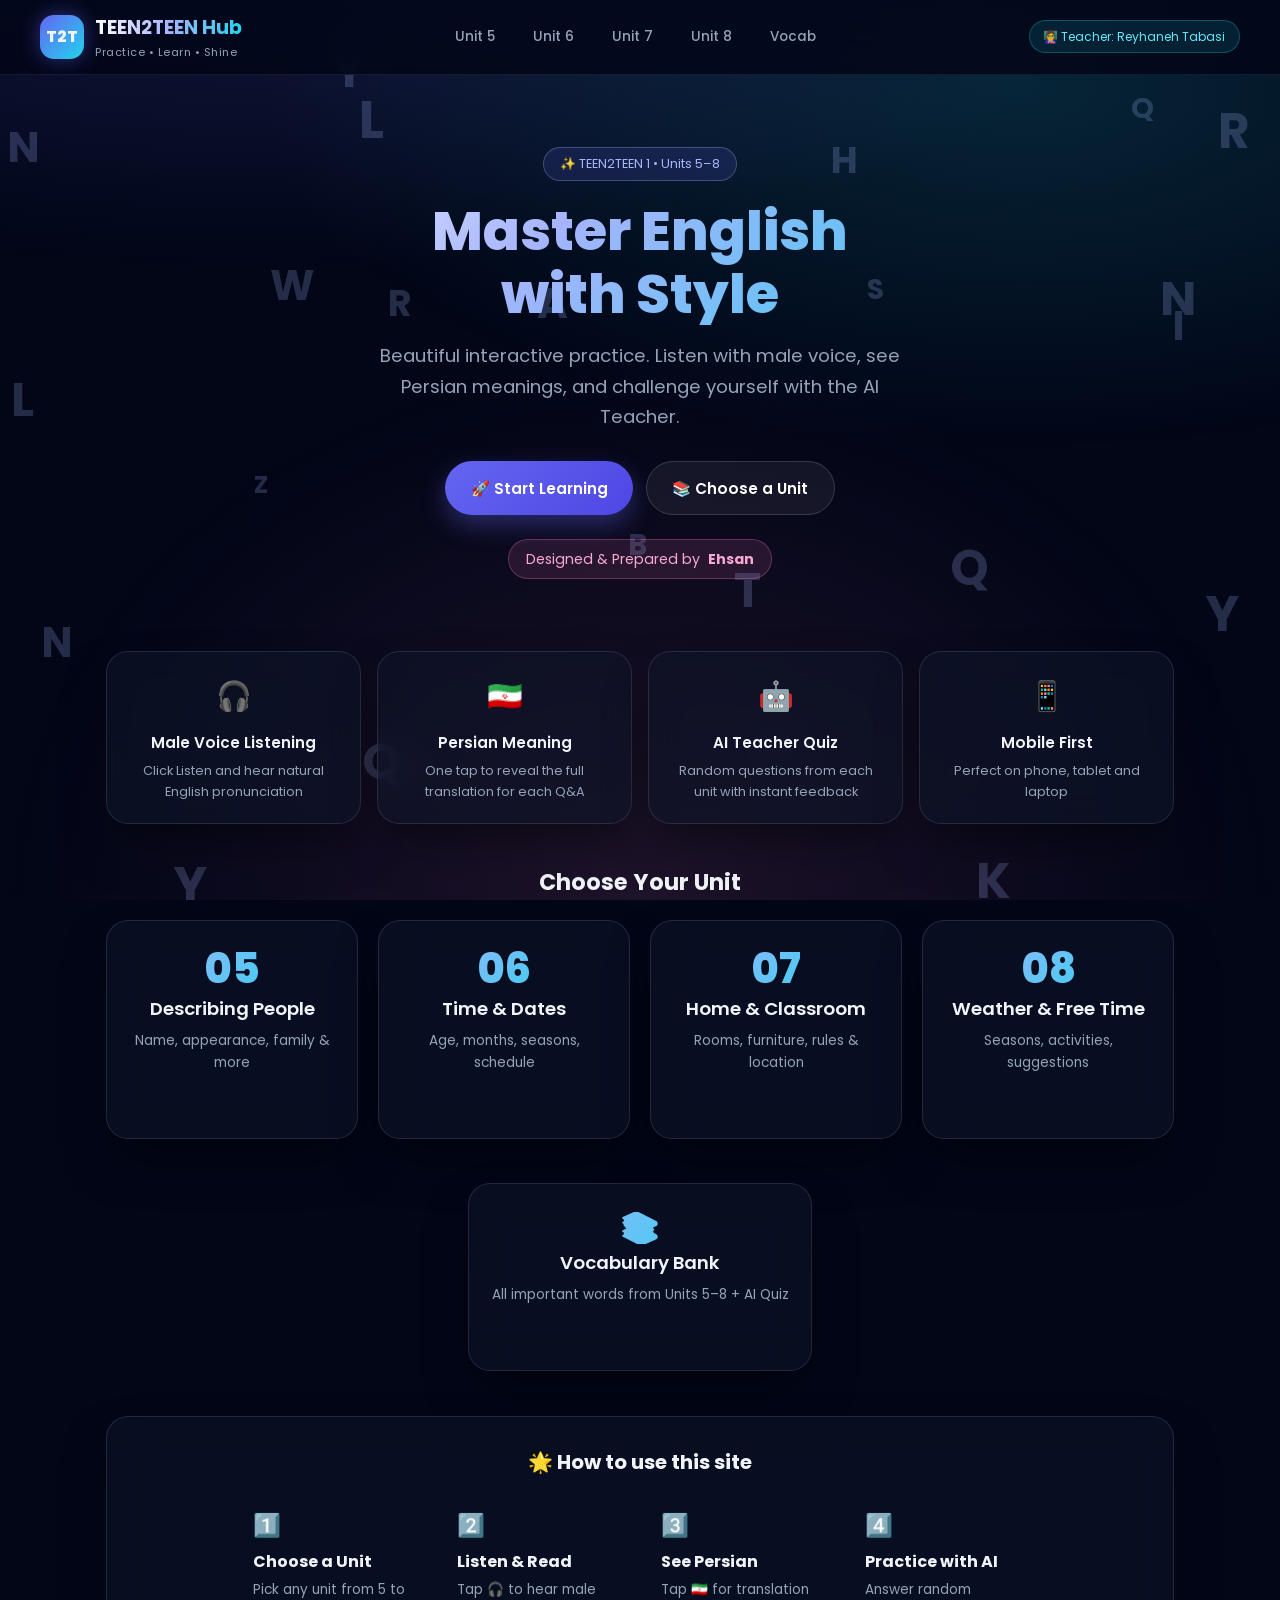
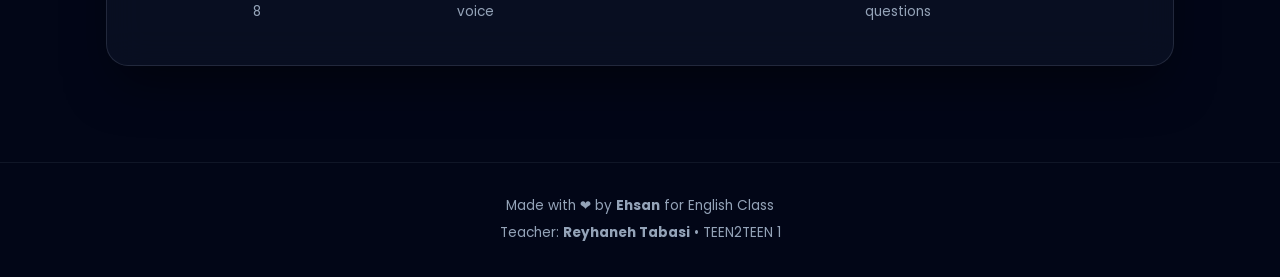
<file: index.html>
<!DOCTYPE html>
<html lang="fa" dir="ltr">
<head>
  <meta charset="UTF-8">
  <meta name="viewport" content="width=device-width, initial-scale=1.0, maximum-scale=1.0">
  <meta name="description" content="TEEN2TEEN 1 Practice Hub - Units 5 to 8 with Persian translations, male voice listening and AI quiz. By Ehsan | Teacher: Reyhaneh Tabasi">
  <title>TEEN2TEEN Practice Hub | Units 5-8</title>
  <link rel="stylesheet" href="styles.css">
  <link rel="icon" href="data:image/svg+xml,<svg xmlns='http://www.w3.org/2000/svg' viewBox='0 0 100 100'><text y='.9em' font-size='90'>📚</text></svg>">
</head>
<body>
  <div class="bg-animation"></div>
  <canvas id="confetti"></canvas>

  <header>
    <div class="header-inner">
      <a href="index.html" class="logo">
        <div class="logo-icon">T2T</div>
        <div>
          <div class="logo-text">TEEN2TEEN Hub</div>
          <span class="logo-sub">Practice • Learn • Shine</span>
        </div>
      </a>
      <nav>
        <a href="unit5.html" class="nav-btn">Unit 5</a>
        <a href="unit6.html" class="nav-btn">Unit 6</a>
        <a href="unit7.html" class="nav-btn">Unit 7</a>
        <a href="unit8.html" class="nav-btn">Unit 8</a>
        <a href="vocab.html" class="nav-btn">Vocab</a>
      </nav>
      <div class="teacher-badge">👩‍🏫 Teacher: Reyhaneh Tabasi</div>
    </div>
  </header>

  <main class="container">
    <!-- HERO -->
    <section class="hero">
      <div class="hero-badge">✨ TEEN2TEEN 1 • Units 5–8</div>
      <h1>Master English<br>with Style</h1>
      <p>Beautiful interactive practice. Listen with male voice, see Persian meanings, and challenge yourself with the AI Teacher.</p>
      
      <div class="hero-actions">
        <a href="unit5.html" class="btn-primary">🚀 Start Learning</a>
        <a href="#units" class="btn-secondary">📚 Choose a Unit</a>
      </div>
      
      <div class="owner-tag">Designed & Prepared by <strong>Ehsan</strong></div>
    </section>

    <!-- Features -->
    <div class="features">
      <div class="feature-item glass">
        <span class="feature-icon">🎧</span>
        <div class="feature-title">Male Voice Listening</div>
        <div class="feature-desc">Click Listen and hear natural English pronunciation</div>
      </div>
      <div class="feature-item glass">
        <span class="feature-icon">🇮🇷</span>
        <div class="feature-title">Persian Meaning</div>
        <div class="feature-desc">One tap to reveal the full translation for each Q&A</div>
      </div>
      <div class="feature-item glass">
        <span class="feature-icon">🤖</span>
        <div class="feature-title">AI Teacher Quiz</div>
        <div class="feature-desc">Random questions from each unit with instant feedback</div>
      </div>
      <div class="feature-item glass">
        <span class="feature-icon">📱</span>
        <div class="feature-title">Mobile First</div>
        <div class="feature-desc">Perfect on phone, tablet and laptop</div>
      </div>
    </div>

    <!-- Units -->
    <h2 id="units" style="text-align:center; font-size:1.4rem; margin-bottom:1.2rem; font-weight:700;">
      Choose Your Unit
    </h2>
    
    <div class="units-grid">
      <a href="unit5.html" class="unit-card glass">
        <div class="unit-number">05</div>
        <div class="unit-title">Describing People</div>
        <div class="unit-desc">Name, appearance, family & more</div>
        <div class="unit-arrow">Start →</div>
      </a>
      <a href="unit6.html" class="unit-card glass">
        <div class="unit-number">06</div>
        <div class="unit-title">Time & Dates</div>
        <div class="unit-desc">Age, months, seasons, schedule</div>
        <div class="unit-arrow">Start →</div>
      </a>
      <a href="unit7.html" class="unit-card glass">
        <div class="unit-number">07</div>
        <div class="unit-title">Home & Classroom</div>
        <div class="unit-desc">Rooms, furniture, rules & location</div>
        <div class="unit-arrow">Start →</div>
      </a>
      <a href="unit8.html" class="unit-card glass">
        <div class="unit-number">08</div>
        <div class="unit-title">Weather & Free Time</div>
        <div class="unit-desc">Seasons, activities, suggestions</div>
        <div class="unit-arrow">Start →</div>
      </a>
    
    <a href="vocab.html" class="unit-card glass" style="margin-top:1.5rem; grid-column: 1 / -1; max-width: 420px; margin-left: auto; margin-right: auto;">
      <div class="unit-number" style="font-size:2rem;">📚</div>
      <div class="unit-title">Vocabulary Bank</div>
      <div class="unit-desc">All important words from Units 5–8 + AI Quiz</div>
      <div class="unit-arrow">Open Vocab →</div>
    </a>

    </div>

    <!-- How to use -->
    <section class="glass" style="margin-top: 2.8rem; padding: 1.8rem 1.4rem; text-align: center;">
      <h2 style="margin-bottom: 1rem; font-size: 1.25rem;">🌟 How to use this site</h2>
      <div style="display: grid; grid-template-columns: repeat(auto-fit, minmax(180px, 1fr)); gap: 1rem; text-align: left; max-width: 800px; margin: 0 auto;">
        <div style="padding: 0.8rem;">
          <div style="font-size: 1.4rem; margin-bottom: 0.3rem;">1️⃣</div>
          <strong>Choose a Unit</strong>
          <p style="font-size: 0.85rem; color: var(--text-muted); margin-top: 0.2rem;">Pick any unit from 5 to 8</p>
        </div>
        <div style="padding: 0.8rem;">
          <div style="font-size: 1.4rem; margin-bottom: 0.3rem;">2️⃣</div>
          <strong>Listen & Read</strong>
          <p style="font-size: 0.85rem; color: var(--text-muted); margin-top: 0.2rem;">Tap 🎧 to hear male voice</p>
        </div>
        <div style="padding: 0.8rem;">
          <div style="font-size: 1.4rem; margin-bottom: 0.3rem;">3️⃣</div>
          <strong>See Persian</strong>
          <p style="font-size: 0.85rem; color: var(--text-muted); margin-top: 0.2rem;">Tap 🇮🇷 for translation</p>
        </div>
        <div style="padding: 0.8rem;">
          <div style="font-size: 1.4rem; margin-bottom: 0.3rem;">4️⃣</div>
          <strong>Practice with AI</strong>
          <p style="font-size: 0.85rem; color: var(--text-muted); margin-top: 0.2rem;">Answer random questions</p>
        </div>
      </div>
    </section>
  </main>

  <footer>
    <p>Made with ❤️ by <strong>Ehsan</strong> for English Class</p>
    <p style="margin-top: 0.3rem;">Teacher: <strong>Reyhaneh Tabasi</strong> • TEEN2TEEN 1</p>
  </footer>

  <script src="script.js"></script>
</body>
</html>
</file>
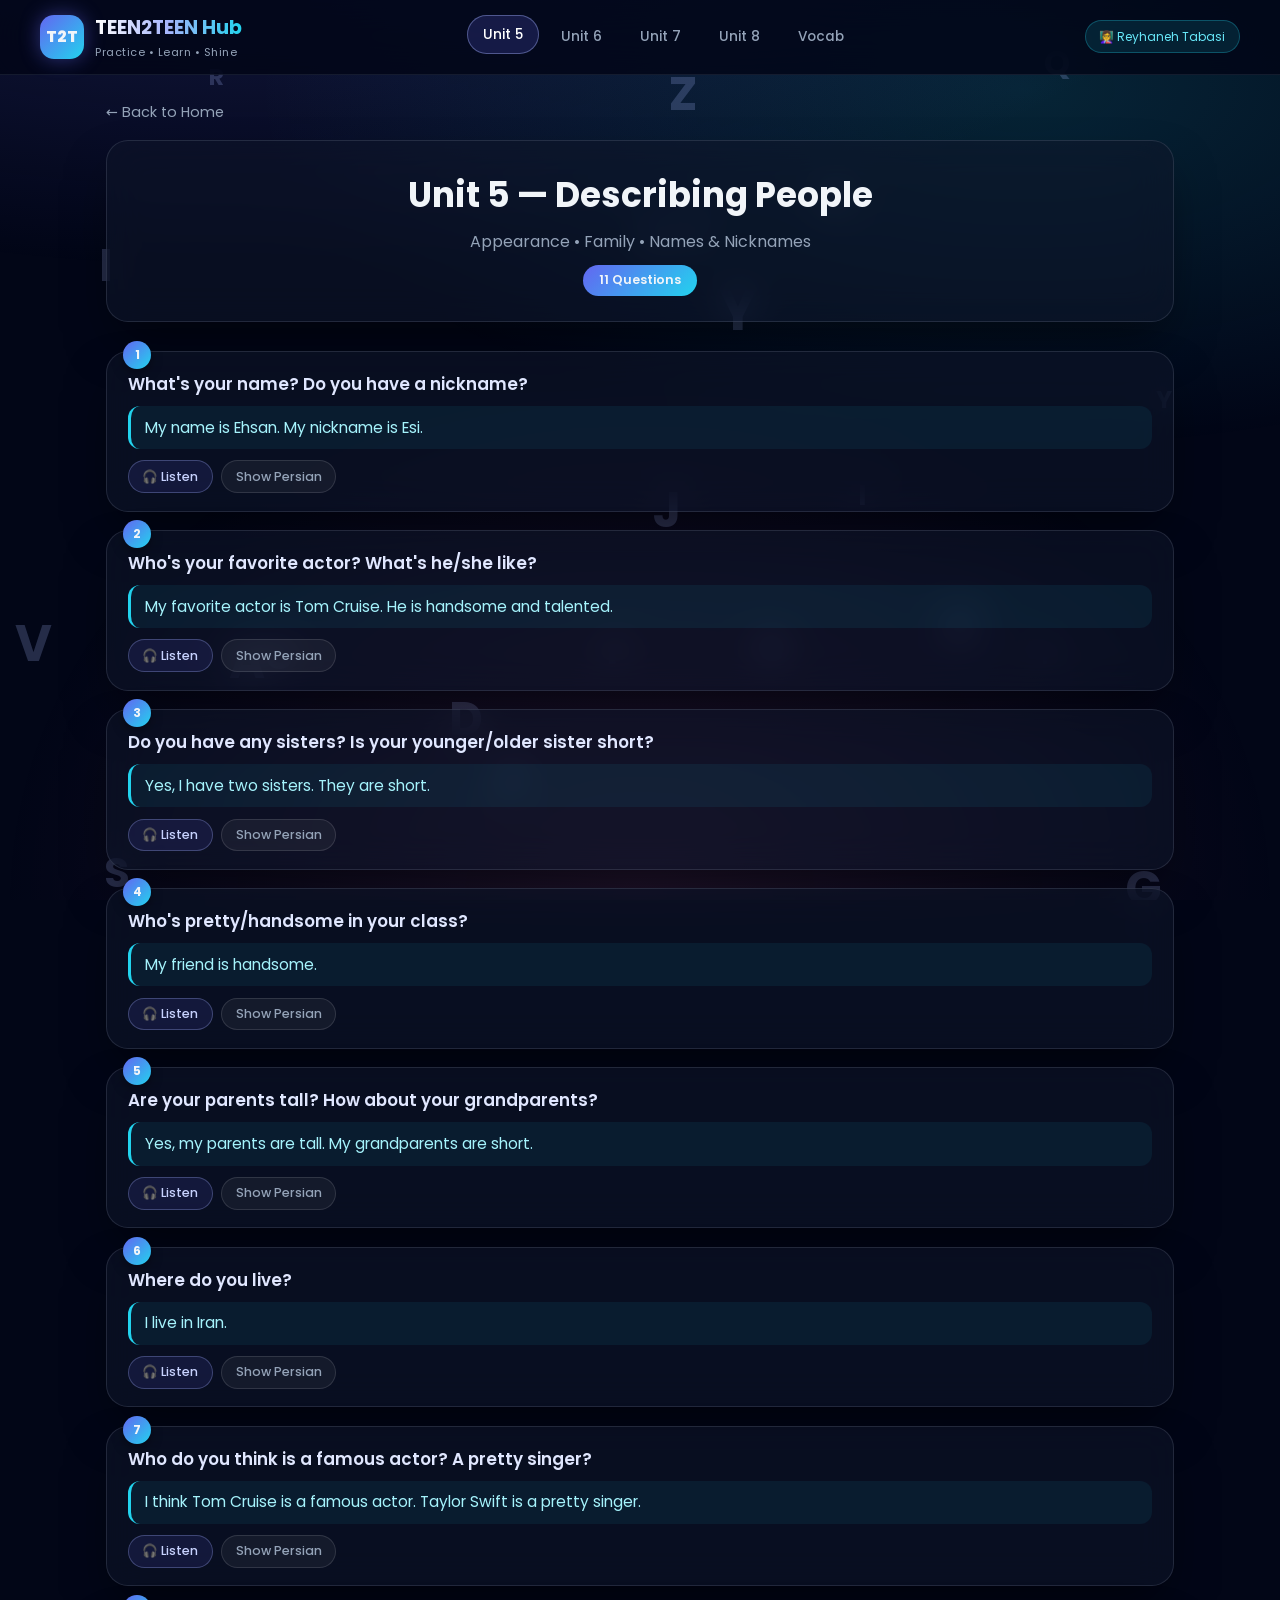
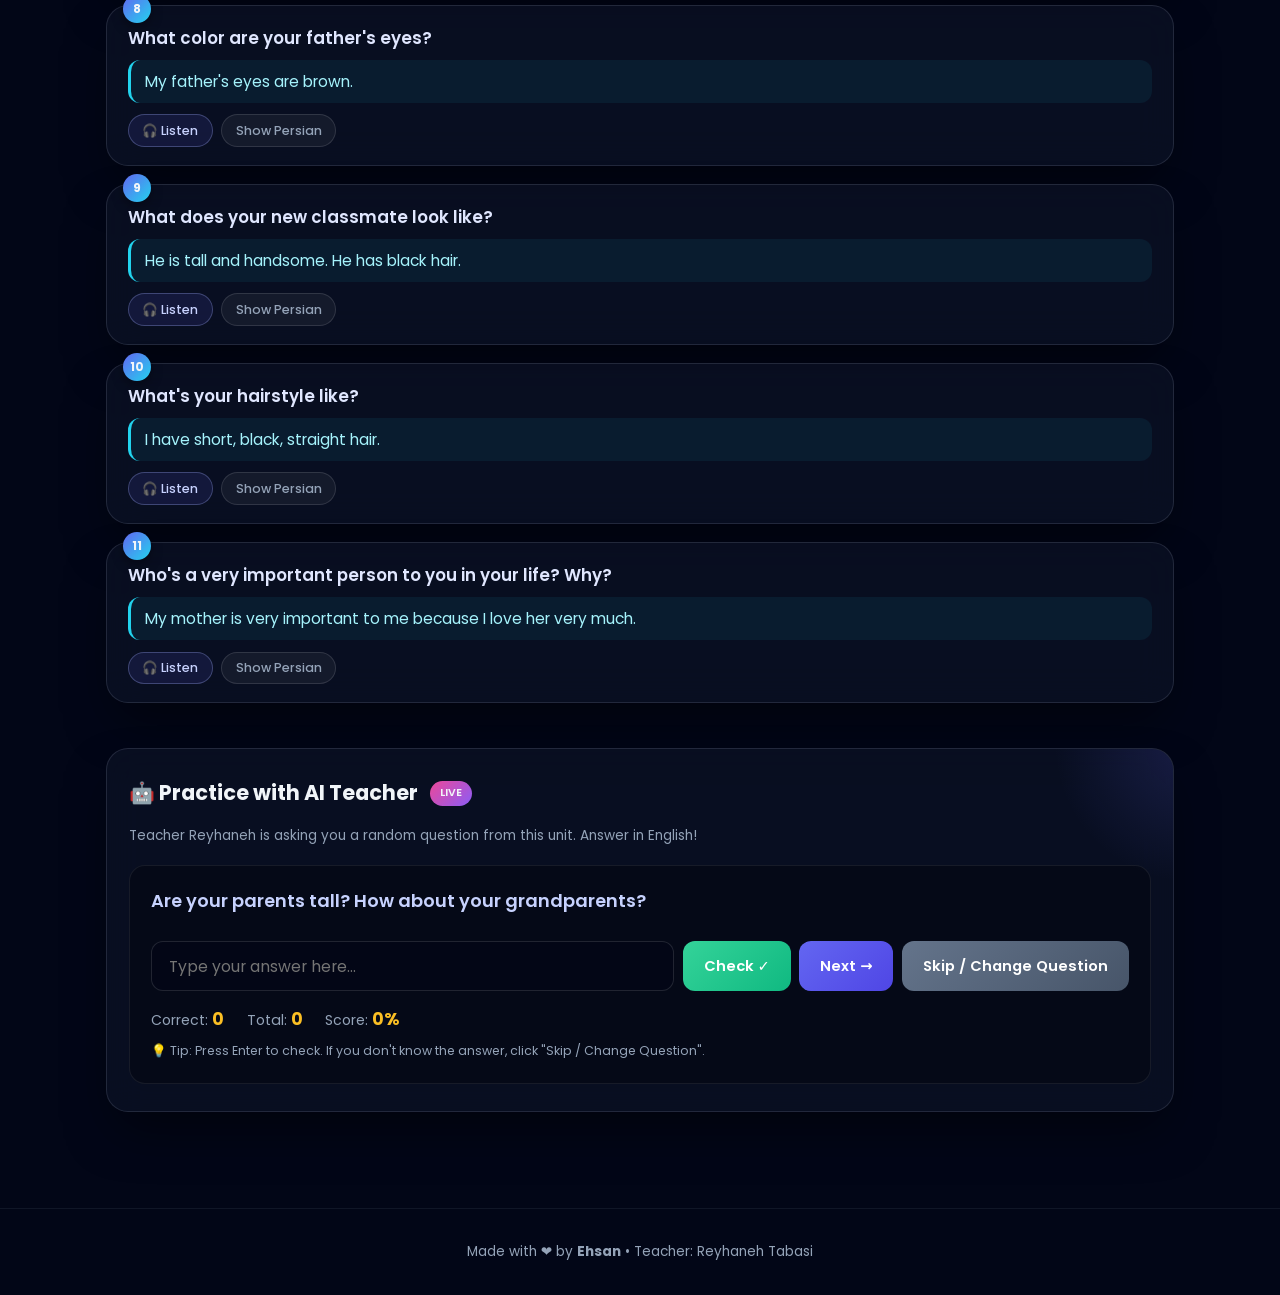
<file: unit5.html>
<!DOCTYPE html>
<html lang="fa" dir="ltr">
<head>
  <meta charset="UTF-8">
  <meta name="viewport" content="width=device-width, initial-scale=1.0, maximum-scale=1.0">
  <title>Unit 5 — Describing People | TEEN2TEEN Hub</title>
  <link rel="stylesheet" href="styles.css">
  <link rel="icon" href="data:image/svg+xml,<svg xmlns='http://www.w3.org/2000/svg' viewBox='0 0 100 100'><text y='.9em' font-size='90'>📚</text></svg>">
</head>
<body data-unit="5">
  <div class="bg-animation"></div>
  <canvas id="confetti"></canvas>

  <header>
    <div class="header-inner">
      <a href="index.html" class="logo">
        <div class="logo-icon">T2T</div>
        <div>
          <div class="logo-text">TEEN2TEEN Hub</div>
          <span class="logo-sub">Practice • Learn • Shine</span>
        </div>
      </a>
      <nav>
        <a href="unit5.html" class="nav-btn active">Unit 5</a>
        <a href="unit6.html" class="nav-btn">Unit 6</a>
        <a href="unit7.html" class="nav-btn">Unit 7</a>
        <a href="unit8.html" class="nav-btn">Unit 8</a>
        <a href="vocab.html" class="nav-btn">Vocab</a>
      </nav>
      <div class="teacher-badge">👩‍🏫 Reyhaneh Tabasi</div>
    </div>
  </header>

  <main class="container">
    <a href="index.html" class="back-home">← Back to Home</a>

    <section class="unit-header glass">
      <h1>Unit 5 — Describing People</h1>
      <p style="color: var(--text-muted); margin-top: 0.3rem;">Appearance • Family • Names & Nicknames</p>
      <span class="badge">11 Questions</span>
    </section>

    <div class="qa-list">
      <div class="qa-card glass">
        <div class="qa-number">1</div>
        <div class="question">What's your name? Do you have a nickname?</div>
        <div class="answer">My name is Ehsan. My nickname is Esi.</div>
        <div class="card-actions">
          <button class="action-btn listen-btn" onclick="speakText('What\'s your name? Do you have a nickname?', 'My name is Ehsan. My nickname is Esi.', this)">🎧 Listen</button>
          <button class="action-btn persian-btn" onclick="toggleCardPersian(this)">Show Persian</button>
        </div>
        <div class="persian">
          <div class="q-fa">سوال: اسمت چیه؟ آیا اسم مستعار داری؟</div>
          <div class="a-fa">جواب: اسم من احسان است. اسم مستعارم اِسی است.</div>
        </div>
      </div>
      <div class="qa-card glass">
        <div class="qa-number">2</div>
        <div class="question">Who's your favorite actor? What's he/she like?</div>
        <div class="answer">My favorite actor is Tom Cruise. He is handsome and talented.</div>
        <div class="card-actions">
          <button class="action-btn listen-btn" onclick="speakText('Who\'s your favorite actor? What\'s he/she like?', 'My favorite actor is Tom Cruise. He is handsome and talented.', this)">🎧 Listen</button>
          <button class="action-btn persian-btn" onclick="toggleCardPersian(this)">Show Persian</button>
        </div>
        <div class="persian">
          <div class="q-fa">سوال: بازیگر مورد علاقت کیه؟ اون چطوره؟</div>
          <div class="a-fa">جواب: بازیگر مورد علاقه‌ام تام کروز است. او خوش‌تیپ و بااستعداد است.</div>
        </div>
      </div>
      <div class="qa-card glass">
        <div class="qa-number">3</div>
        <div class="question">Do you have any sisters? Is your younger/older sister short?</div>
        <div class="answer">Yes, I have two sisters. They are short.</div>
        <div class="card-actions">
          <button class="action-btn listen-btn" onclick="speakText('Do you have any sisters? Is your younger/older sister short?', 'Yes, I have two sisters. They are short.', this)">🎧 Listen</button>
          <button class="action-btn persian-btn" onclick="toggleCardPersian(this)">Show Persian</button>
        </div>
        <div class="persian">
          <div class="q-fa">سوال: خواهر داری؟ خواهرت کوچیک‌تر/بزرگ‌تر کوتاهه؟</div>
          <div class="a-fa">جواب: بله، دو تا خواهر دارم. اونا کوتاه هستن.</div>
        </div>
      </div>
      <div class="qa-card glass">
        <div class="qa-number">4</div>
        <div class="question">Who's pretty/handsome in your class?</div>
        <div class="answer">My friend is handsome.</div>
        <div class="card-actions">
          <button class="action-btn listen-btn" onclick="speakText('Who\'s pretty/handsome in your class?', 'My friend is handsome.', this)">🎧 Listen</button>
          <button class="action-btn persian-btn" onclick="toggleCardPersian(this)">Show Persian</button>
        </div>
        <div class="persian">
          <div class="q-fa">سوال: تو کلاست کی خوشگله / خوش‌تیپه؟</div>
          <div class="a-fa">جواب: دوست من خوش‌تیپه.</div>
        </div>
      </div>
      <div class="qa-card glass">
        <div class="qa-number">5</div>
        <div class="question">Are your parents tall? How about your grandparents?</div>
        <div class="answer">Yes, my parents are tall. My grandparents are short.</div>
        <div class="card-actions">
          <button class="action-btn listen-btn" onclick="speakText('Are your parents tall? How about your grandparents?', 'Yes, my parents are tall. My grandparents are short.', this)">🎧 Listen</button>
          <button class="action-btn persian-btn" onclick="toggleCardPersian(this)">Show Persian</button>
        </div>
        <div class="persian">
          <div class="q-fa">سوال: والدینت قدبلند هستن؟ پدربزرگ و مادربزرگت چطور؟</div>
          <div class="a-fa">جواب: بله، والدینم قدبلند هستن. پدربزرگ و مادربزرگم کوتاه هستن.</div>
        </div>
      </div>
      <div class="qa-card glass">
        <div class="qa-number">6</div>
        <div class="question">Where do you live?</div>
        <div class="answer">I live in Iran.</div>
        <div class="card-actions">
          <button class="action-btn listen-btn" onclick="speakText('Where do you live?', 'I live in Iran.', this)">🎧 Listen</button>
          <button class="action-btn persian-btn" onclick="toggleCardPersian(this)">Show Persian</button>
        </div>
        <div class="persian">
          <div class="q-fa">سوال: کجا زندگی می‌کنی؟</div>
          <div class="a-fa">جواب: من تو ایران زندگی می‌کنم.</div>
        </div>
      </div>
      <div class="qa-card glass">
        <div class="qa-number">7</div>
        <div class="question">Who do you think is a famous actor? A pretty singer?</div>
        <div class="answer">I think Tom Cruise is a famous actor. Taylor Swift is a pretty singer.</div>
        <div class="card-actions">
          <button class="action-btn listen-btn" onclick="speakText('Who do you think is a famous actor? A pretty singer?', 'I think Tom Cruise is a famous actor. Taylor Swift is a pretty singer.', this)">🎧 Listen</button>
          <button class="action-btn persian-btn" onclick="toggleCardPersian(this)">Show Persian</button>
        </div>
        <div class="persian">
          <div class="q-fa">سوال: فکر می‌کنی کدوم بازیگر معروفه؟ کدوم خواننده خوشگله؟</div>
          <div class="a-fa">جواب: فکر می‌کنم تام کروز بازیگر معروفیه. تیلور سوئیفت خواننده خوشگلیه.</div>
        </div>
      </div>
      <div class="qa-card glass">
        <div class="qa-number">8</div>
        <div class="question">What color are your father's eyes?</div>
        <div class="answer">My father's eyes are brown.</div>
        <div class="card-actions">
          <button class="action-btn listen-btn" onclick="speakText('What color are your father\'s eyes?', 'My father\'s eyes are brown.', this)">🎧 Listen</button>
          <button class="action-btn persian-btn" onclick="toggleCardPersian(this)">Show Persian</button>
        </div>
        <div class="persian">
          <div class="q-fa">سوال: چشم‌های پدرت چه رنگیه؟</div>
          <div class="a-fa">جواب: چشم‌های پدرم قهوه‌ای هستن.</div>
        </div>
      </div>
      <div class="qa-card glass">
        <div class="qa-number">9</div>
        <div class="question">What does your new classmate look like?</div>
        <div class="answer">He is tall and handsome. He has black hair.</div>
        <div class="card-actions">
          <button class="action-btn listen-btn" onclick="speakText('What does your new classmate look like?', 'He is tall and handsome. He has black hair.', this)">🎧 Listen</button>
          <button class="action-btn persian-btn" onclick="toggleCardPersian(this)">Show Persian</button>
        </div>
        <div class="persian">
          <div class="q-fa">سوال: همکلاسی جدیدت چه شکلیه؟</div>
          <div class="a-fa">جواب: اون قدبلند و خوش‌تیپه. موهای مشکی داره.</div>
        </div>
      </div>
      <div class="qa-card glass">
        <div class="qa-number">10</div>
        <div class="question">What's your hairstyle like?</div>
        <div class="answer">I have short, black, straight hair.</div>
        <div class="card-actions">
          <button class="action-btn listen-btn" onclick="speakText('What\'s your hairstyle like?', 'I have short, black, straight hair.', this)">🎧 Listen</button>
          <button class="action-btn persian-btn" onclick="toggleCardPersian(this)">Show Persian</button>
        </div>
        <div class="persian">
          <div class="q-fa">سوال: مدل موهات چطوره؟</div>
          <div class="a-fa">جواب: من موهای کوتاه، مشکی و صاف دارم.</div>
        </div>
      </div>
      <div class="qa-card glass">
        <div class="qa-number">11</div>
        <div class="question">Who's a very important person to you in your life? Why?</div>
        <div class="answer">My mother is very important to me because I love her very much.</div>
        <div class="card-actions">
          <button class="action-btn listen-btn" onclick="speakText('Who\'s a very important person to you in your life? Why?', 'My mother is very important to me because I love her very much.', this)">🎧 Listen</button>
          <button class="action-btn persian-btn" onclick="toggleCardPersian(this)">Show Persian</button>
        </div>
        <div class="persian">
          <div class="q-fa">سوال: کدوم شخص تو زندگیت خیلی مهمه؟ چرا؟</div>
          <div class="a-fa">جواب: مادرم برای من خیلی مهمه چون خیلی دوستش دارم.</div>
        </div>
      </div>
    </div>

    <section class="ai-section glass">
      <div class="ai-header">
        <h2>🤖 Practice with AI Teacher</h2>
        <span class="ai-badge">LIVE</span>
      </div>
      <p class="ai-teacher">Teacher Reyhaneh is asking you a random question from this unit. Answer in English!</p>
      
      <div class="quiz-area">
        <div class="quiz-question" id="quizQuestion">Loading question...</div>
        <div class="quiz-input-wrap">
          <input type="text" id="quizInput" class="quiz-input" placeholder="Type your answer here..." autocomplete="off">
          <button class="quiz-btn btn-check" onclick="checkAnswer()">Check ✓</button>
          <button class="quiz-btn btn-next" onclick="nextQuizQuestion()">Next →</button>
          <button class="quiz-btn" style="background:linear-gradient(135deg,#64748b,#475569);color:white;" onclick="nextQuizQuestion()">Skip / Change Question</button>
        </div>
        <div id="quizFeedback" class="quiz-feedback"></div>
        <div class="quiz-score" id="scoreDisplay">
          <span class="score-item">Correct: <strong>0</strong></span>
          <span class="score-item">Total: <strong>0</strong></span>
        </div>
        <p class="hint">💡 Tip: Press Enter to check. If you don't know the answer, click "Skip / Change Question".</p>
      </div>
    </section>
  </main>

  <footer>
    <p>Made with ❤️ by <strong>Ehsan</strong> • Teacher: Reyhaneh Tabasi</p>
  </footer>

  <script src="script.js"></script>
</body>
</html>
</file>
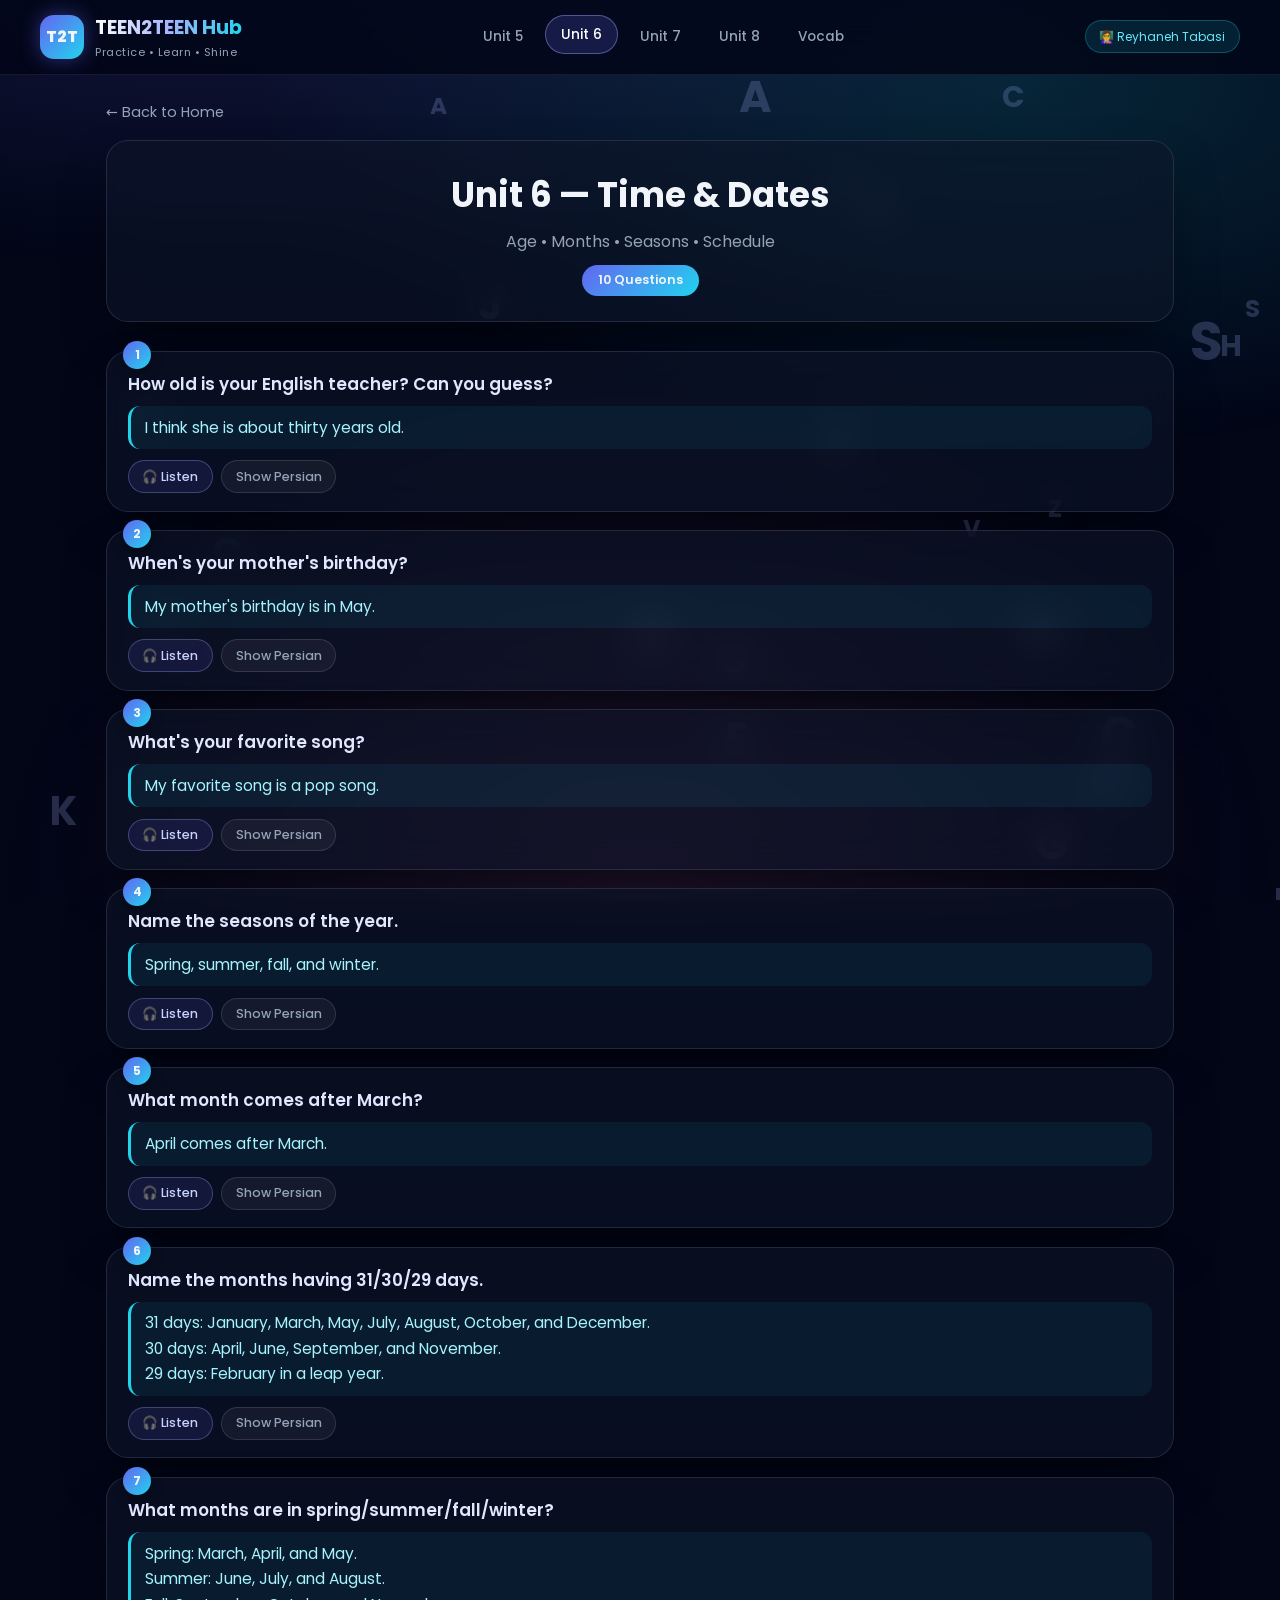
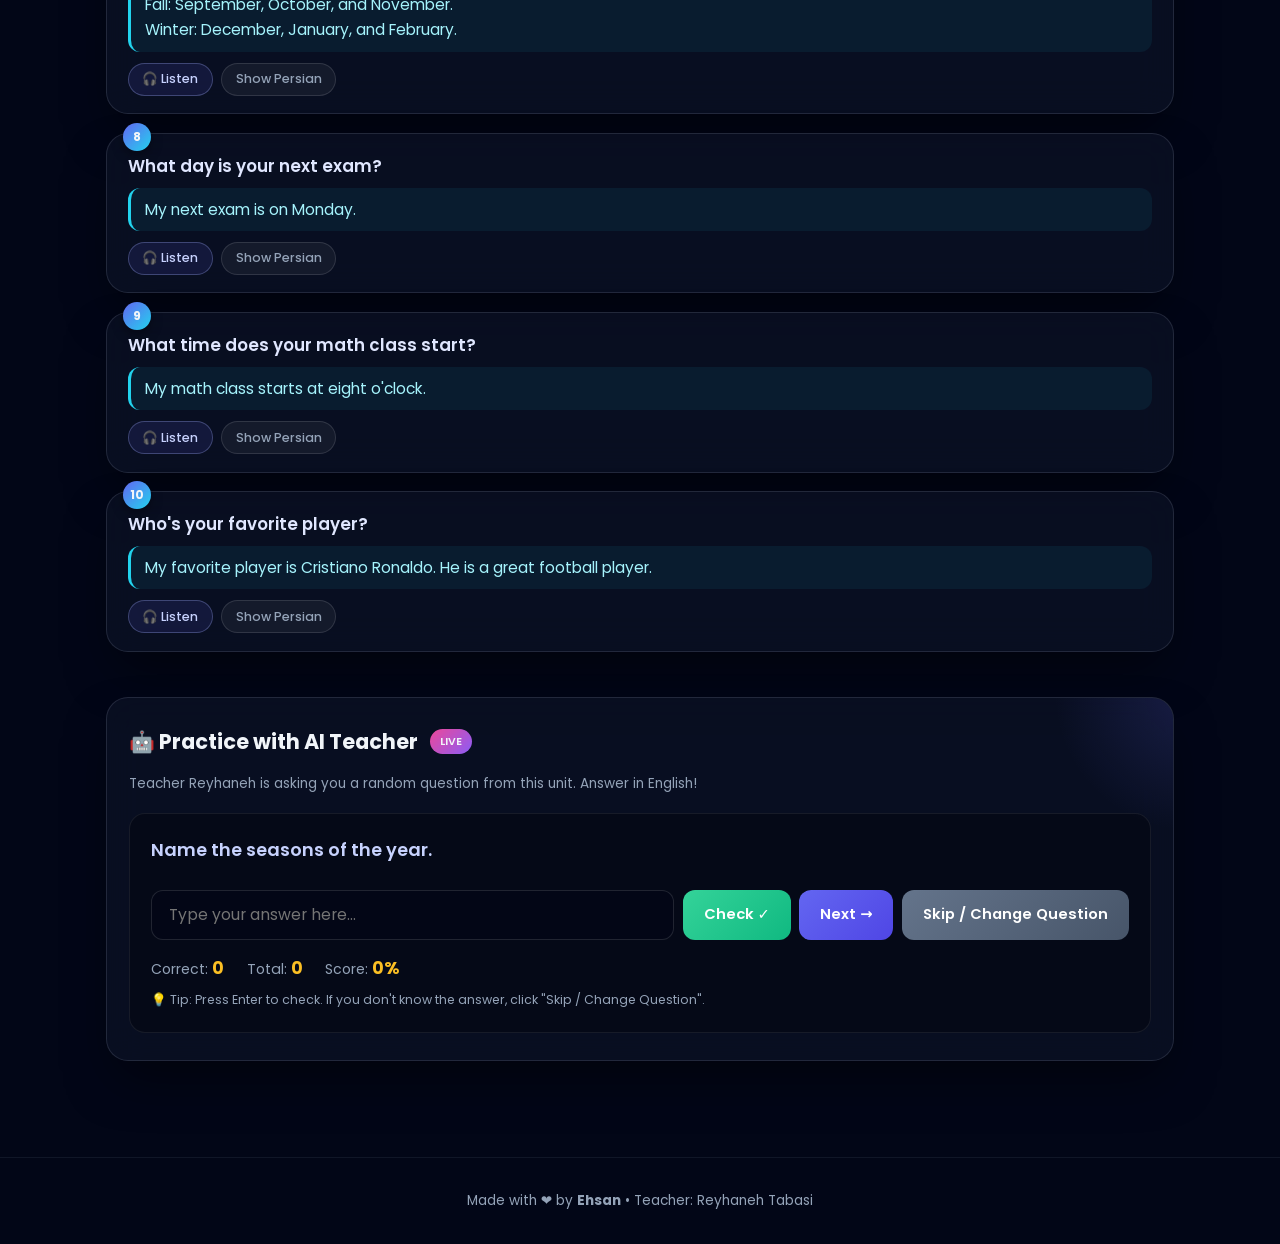
<file: unit6.html>
<!DOCTYPE html>
<html lang="fa" dir="ltr">
<head>
  <meta charset="UTF-8">
  <meta name="viewport" content="width=device-width, initial-scale=1.0, maximum-scale=1.0">
  <title>Unit 6 — Time & Dates | TEEN2TEEN Hub</title>
  <link rel="stylesheet" href="styles.css">
  <link rel="icon" href="data:image/svg+xml,<svg xmlns='http://www.w3.org/2000/svg' viewBox='0 0 100 100'><text y='.9em' font-size='90'>📚</text></svg>">
</head>
<body data-unit="6">
  <div class="bg-animation"></div>
  <canvas id="confetti"></canvas>

  <header>
    <div class="header-inner">
      <a href="index.html" class="logo">
        <div class="logo-icon">T2T</div>
        <div>
          <div class="logo-text">TEEN2TEEN Hub</div>
          <span class="logo-sub">Practice • Learn • Shine</span>
        </div>
      </a>
      <nav>
        <a href="unit5.html" class="nav-btn">Unit 5</a>
        <a href="unit6.html" class="nav-btn active">Unit 6</a>
        <a href="unit7.html" class="nav-btn">Unit 7</a>
        <a href="unit8.html" class="nav-btn">Unit 8</a>
        <a href="vocab.html" class="nav-btn">Vocab</a>
      </nav>
      <div class="teacher-badge">👩‍🏫 Reyhaneh Tabasi</div>
    </div>
  </header>

  <main class="container">
    <a href="index.html" class="back-home">← Back to Home</a>

    <section class="unit-header glass">
      <h1>Unit 6 — Time & Dates</h1>
      <p style="color: var(--text-muted); margin-top: 0.3rem;">Age • Months • Seasons • Schedule</p>
      <span class="badge">10 Questions</span>
    </section>

    <div class="qa-list">
      <div class="qa-card glass">
        <div class="qa-number">1</div>
        <div class="question">How old is your English teacher? Can you guess?</div>
        <div class="answer">I think she is about thirty years old.</div>
        <div class="card-actions">
          <button class="action-btn listen-btn" onclick="speakText('How old is your English teacher? Can you guess?', 'I think she is about thirty years old.', this)">🎧 Listen</button>
          <button class="action-btn persian-btn" onclick="toggleCardPersian(this)">Show Persian</button>
        </div>
        <div class="persian">
          <div class="q-fa">سوال: معلم انگلیسی‌ات چند سالشه؟ می‌تونی حدس بزنی؟</div>
          <div class="a-fa">جواب: فکر می‌کنم حدود سی سالشه.</div>
        </div>
      </div>
      <div class="qa-card glass">
        <div class="qa-number">2</div>
        <div class="question">When's your mother's birthday?</div>
        <div class="answer">My mother's birthday is in May.</div>
        <div class="card-actions">
          <button class="action-btn listen-btn" onclick="speakText('When\'s your mother\'s birthday?', 'My mother\'s birthday is in May.', this)">🎧 Listen</button>
          <button class="action-btn persian-btn" onclick="toggleCardPersian(this)">Show Persian</button>
        </div>
        <div class="persian">
          <div class="q-fa">سوال: تولد مادرت کیه؟</div>
          <div class="a-fa">جواب: تولد مادرم تو ماه مِی (اردیبهشت/خرداد) هست.</div>
        </div>
      </div>
      <div class="qa-card glass">
        <div class="qa-number">3</div>
        <div class="question">What's your favorite song?</div>
        <div class="answer">My favorite song is a pop song.</div>
        <div class="card-actions">
          <button class="action-btn listen-btn" onclick="speakText('What\'s your favorite song?', 'My favorite song is a pop song.', this)">🎧 Listen</button>
          <button class="action-btn persian-btn" onclick="toggleCardPersian(this)">Show Persian</button>
        </div>
        <div class="persian">
          <div class="q-fa">سوال: آهنگ مورد علاقت چیه؟</div>
          <div class="a-fa">جواب: آهنگ مورد علاقه‌ام یک آهنگ پاپ هست.</div>
        </div>
      </div>
      <div class="qa-card glass">
        <div class="qa-number">4</div>
        <div class="question">Name the seasons of the year.</div>
        <div class="answer">Spring, summer, fall, and winter.</div>
        <div class="card-actions">
          <button class="action-btn listen-btn" onclick="speakText('Name the seasons of the year.', 'Spring, summer, fall, and winter.', this)">🎧 Listen</button>
          <button class="action-btn persian-btn" onclick="toggleCardPersian(this)">Show Persian</button>
        </div>
        <div class="persian">
          <div class="q-fa">سوال: فصل‌های سال رو نام ببر.</div>
          <div class="a-fa">جواب: بهار، تابستان، پاییز و زمستان.</div>
        </div>
      </div>
      <div class="qa-card glass">
        <div class="qa-number">5</div>
        <div class="question">What month comes after March?</div>
        <div class="answer">April comes after March.</div>
        <div class="card-actions">
          <button class="action-btn listen-btn" onclick="speakText('What month comes after March?', 'April comes after March.', this)">🎧 Listen</button>
          <button class="action-btn persian-btn" onclick="toggleCardPersian(this)">Show Persian</button>
        </div>
        <div class="persian">
          <div class="q-fa">سوال: ماه بعد از مارچ چیه؟</div>
          <div class="a-fa">جواب: آپریل بعد از مارچ میاد.</div>
        </div>
      </div>
      <div class="qa-card glass">
        <div class="qa-number">6</div>
        <div class="question">Name the months having 31/30/29 days.</div>
        <div class="answer">31 days: January, March, May, July, August, October, and December.<br>30 days: April, June, September, and November.<br>29 days: February in a leap year.</div>
        <div class="card-actions">
          <button class="action-btn listen-btn" onclick="speakText('Name the months having 31/30/29 days.', '31 days: January, March, May, July, August, October, and December. 30 days: April, June, September, and November. 29 days: February in a leap year.', this)">🎧 Listen</button>
          <button class="action-btn persian-btn" onclick="toggleCardPersian(this)">Show Persian</button>
        </div>
        <div class="persian">
          <div class="q-fa">سوال: ماه‌هایی که ۳۱ / ۳۰ / ۲۹ روز دارن رو نام ببر.</div>
          <div class="a-fa">جواب: ۳۱ روزه: ژانویه، مارچ، مِی، جولای، آگوست، اکتبر و دسامبر.<br>۳۰ روزه: آپریل، ژوئن، سپتامبر و نوامبر.<br>۲۹ روزه: فوریه در سال کبیسه.</div>
        </div>
      </div>
      <div class="qa-card glass">
        <div class="qa-number">7</div>
        <div class="question">What months are in spring/summer/fall/winter?</div>
        <div class="answer">Spring: March, April, and May.<br>Summer: June, July, and August.<br>Fall: September, October, and November.<br>Winter: December, January, and February.</div>
        <div class="card-actions">
          <button class="action-btn listen-btn" onclick="speakText('What months are in spring/summer/fall/winter?', 'Spring: March, April, and May. Summer: June, July, and August. Fall: September, October, and November. Winter: December, January, and February.', this)">🎧 Listen</button>
          <button class="action-btn persian-btn" onclick="toggleCardPersian(this)">Show Persian</button>
        </div>
        <div class="persian">
          <div class="q-fa">سوال: کدوم ماه‌ها تو بهار/تابستان/پاییز/زمستان هستن؟</div>
          <div class="a-fa">جواب: بهار: مارچ، آپریل و مِی.<br>تابستان: ژوئن، جولای و آگوست.<br>پاییز: سپتامبر، اکتبر و نوامبر.<br>زمستان: دسامبر، ژانویه و فوریه.</div>
        </div>
      </div>
      <div class="qa-card glass">
        <div class="qa-number">8</div>
        <div class="question">What day is your next exam?</div>
        <div class="answer">My next exam is on Monday.</div>
        <div class="card-actions">
          <button class="action-btn listen-btn" onclick="speakText('What day is your next exam?', 'My next exam is on Monday.', this)">🎧 Listen</button>
          <button class="action-btn persian-btn" onclick="toggleCardPersian(this)">Show Persian</button>
        </div>
        <div class="persian">
          <div class="q-fa">سوال: امتحان بعدی‌ات چه روزیه؟</div>
          <div class="a-fa">جواب: امتحان بعدی‌ام دوشنبه‌ست.</div>
        </div>
      </div>
      <div class="qa-card glass">
        <div class="qa-number">9</div>
        <div class="question">What time does your math class start?</div>
        <div class="answer">My math class starts at eight o'clock.</div>
        <div class="card-actions">
          <button class="action-btn listen-btn" onclick="speakText('What time does your math class start?', 'My math class starts at eight o\'clock.', this)">🎧 Listen</button>
          <button class="action-btn persian-btn" onclick="toggleCardPersian(this)">Show Persian</button>
        </div>
        <div class="persian">
          <div class="q-fa">سوال: کلاس ریاضی‌ات ساعت چند شروع می‌شه؟</div>
          <div class="a-fa">جواب: کلاس ریاضی‌ام ساعت هشت شروع می‌شه.</div>
        </div>
      </div>
      <div class="qa-card glass">
        <div class="qa-number">10</div>
        <div class="question">Who's your favorite player?</div>
        <div class="answer">My favorite player is Cristiano Ronaldo. He is a great football player.</div>
        <div class="card-actions">
          <button class="action-btn listen-btn" onclick="speakText('Who\'s your favorite player?', 'My favorite player is Cristiano Ronaldo. He is a great football player.', this)">🎧 Listen</button>
          <button class="action-btn persian-btn" onclick="toggleCardPersian(this)">Show Persian</button>
        </div>
        <div class="persian">
          <div class="q-fa">سوال: بازیکن مورد علاقت کیه؟</div>
          <div class="a-fa">جواب: بازیکن مورد علاقه‌ام کریستیانو رونالدو است. اون یک بازیکن فوتبال عالی هست.</div>
        </div>
      </div>
    </div>

    <section class="ai-section glass">
      <div class="ai-header">
        <h2>🤖 Practice with AI Teacher</h2>
        <span class="ai-badge">LIVE</span>
      </div>
      <p class="ai-teacher">Teacher Reyhaneh is asking you a random question from this unit. Answer in English!</p>
      
      <div class="quiz-area">
        <div class="quiz-question" id="quizQuestion">Loading question...</div>
        <div class="quiz-input-wrap">
          <input type="text" id="quizInput" class="quiz-input" placeholder="Type your answer here..." autocomplete="off">
          <button class="quiz-btn btn-check" onclick="checkAnswer()">Check ✓</button>
          <button class="quiz-btn btn-next" onclick="nextQuizQuestion()">Next →</button>
          <button class="quiz-btn" style="background:linear-gradient(135deg,#64748b,#475569);color:white;" onclick="nextQuizQuestion()">Skip / Change Question</button>
        </div>
        <div id="quizFeedback" class="quiz-feedback"></div>
        <div class="quiz-score" id="scoreDisplay">
          <span class="score-item">Correct: <strong>0</strong></span>
          <span class="score-item">Total: <strong>0</strong></span>
        </div>
        <p class="hint">💡 Tip: Press Enter to check. If you don't know the answer, click "Skip / Change Question".</p>
      </div>
    </section>
  </main>

  <footer>
    <p>Made with ❤️ by <strong>Ehsan</strong> • Teacher: Reyhaneh Tabasi</p>
  </footer>

  <script src="script.js"></script>
</body>
</html>
</file>
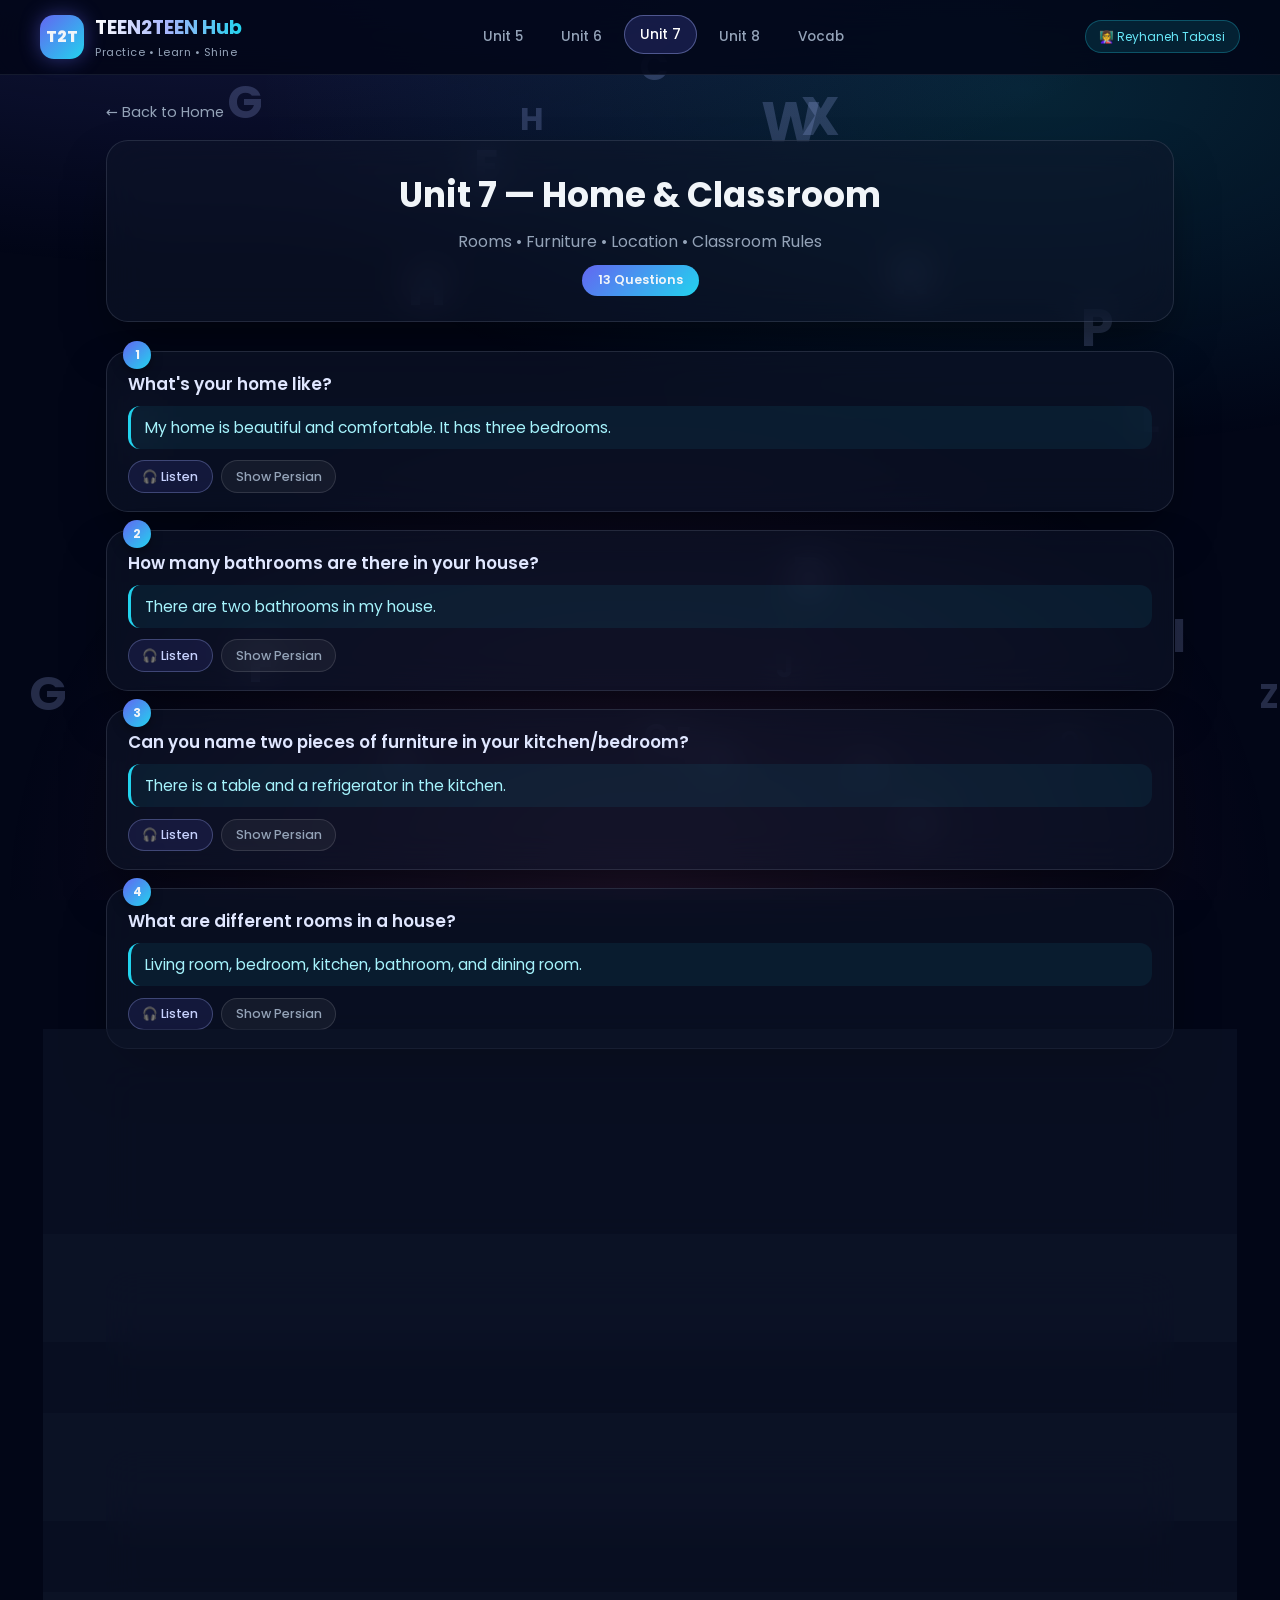
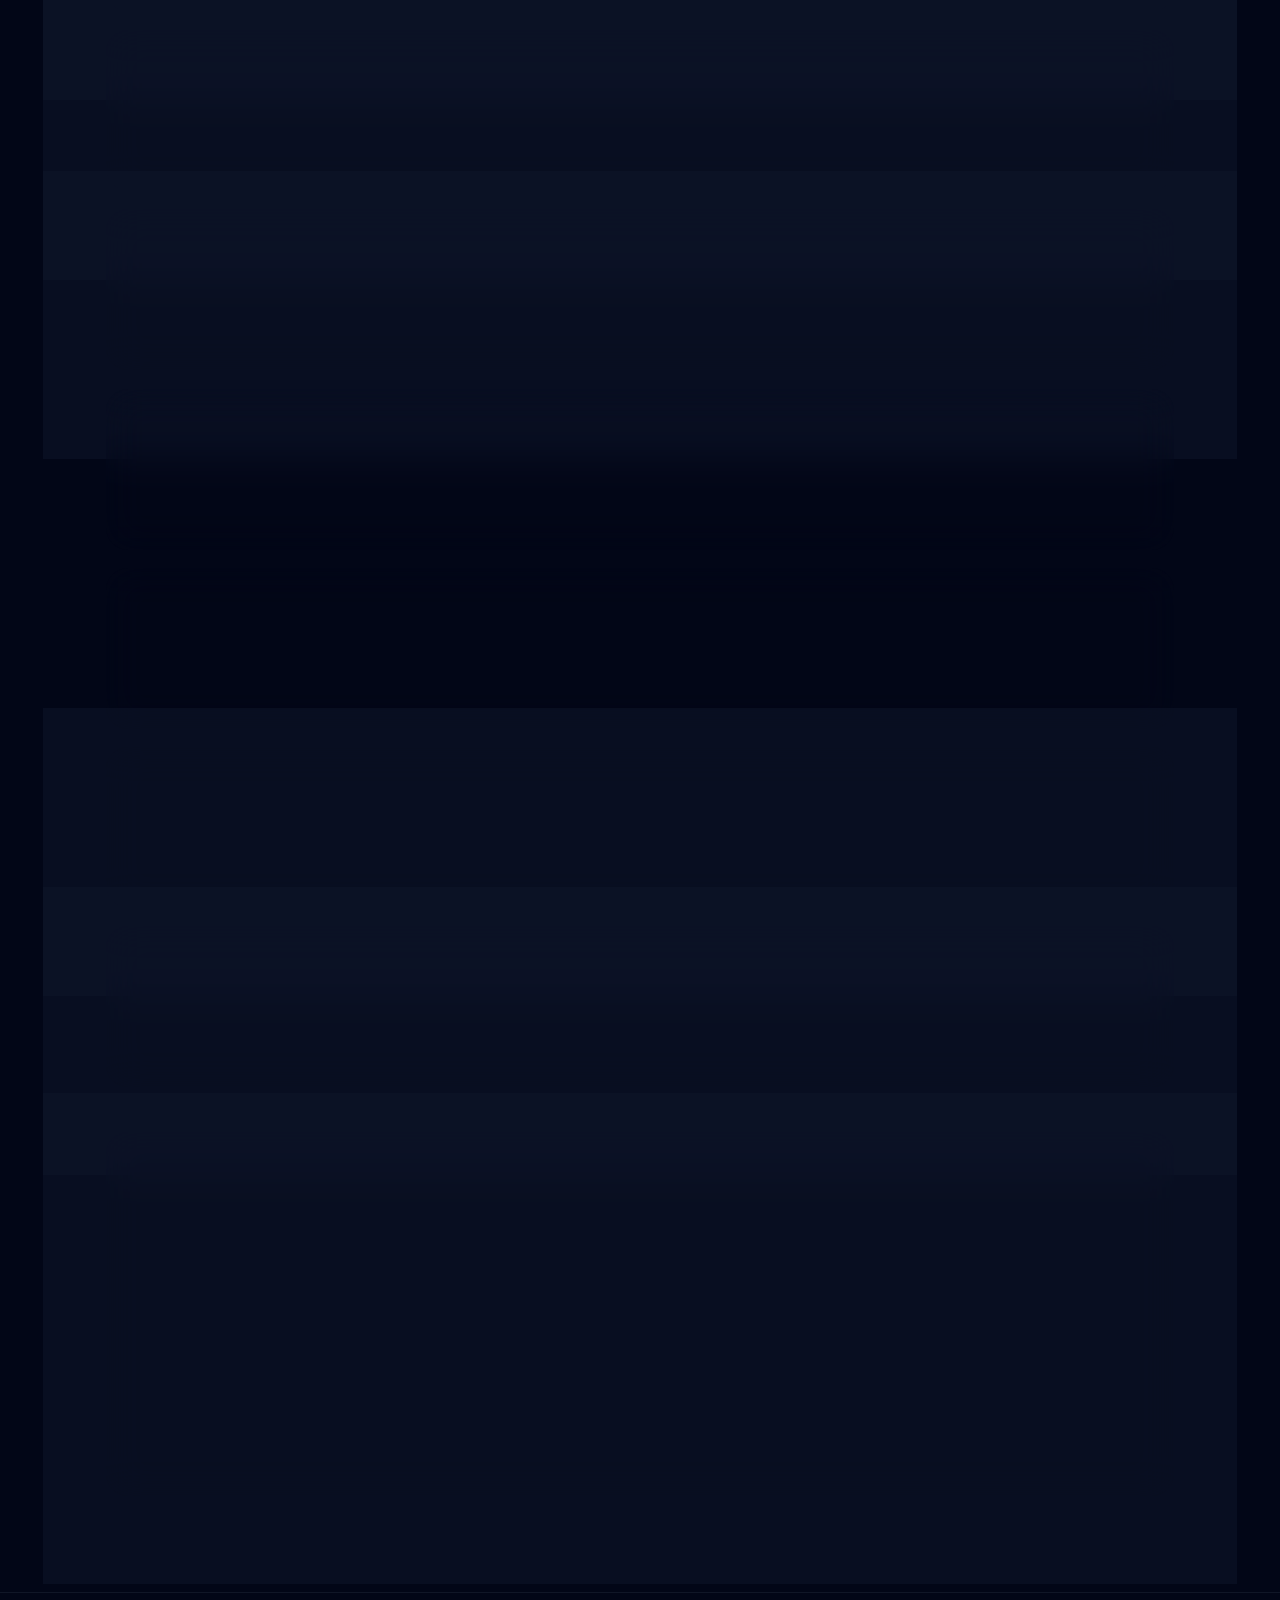
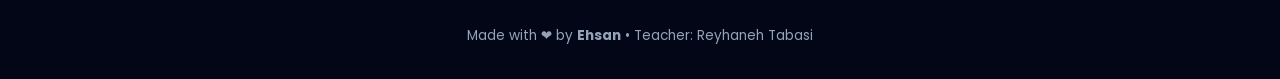
<file: unit7.html>
<!DOCTYPE html>
<html lang="fa" dir="ltr">
<head>
  <meta charset="UTF-8">
  <meta name="viewport" content="width=device-width, initial-scale=1.0, maximum-scale=1.0">
  <title>Unit 7 — Home & Classroom | TEEN2TEEN Hub</title>
  <link rel="stylesheet" href="styles.css">
  <link rel="icon" href="data:image/svg+xml,<svg xmlns='http://www.w3.org/2000/svg' viewBox='0 0 100 100'><text y='.9em' font-size='90'>📚</text></svg>">
</head>
<body data-unit="7">
  <div class="bg-animation"></div>
  <canvas id="confetti"></canvas>

  <header>
    <div class="header-inner">
      <a href="index.html" class="logo">
        <div class="logo-icon">T2T</div>
        <div>
          <div class="logo-text">TEEN2TEEN Hub</div>
          <span class="logo-sub">Practice • Learn • Shine</span>
        </div>
      </a>
      <nav>
        <a href="unit5.html" class="nav-btn">Unit 5</a>
        <a href="unit6.html" class="nav-btn">Unit 6</a>
        <a href="unit7.html" class="nav-btn active">Unit 7</a>
        <a href="unit8.html" class="nav-btn">Unit 8</a>
        <a href="vocab.html" class="nav-btn">Vocab</a>
      </nav>
      <div class="teacher-badge">👩‍🏫 Reyhaneh Tabasi</div>
    </div>
  </header>

  <main class="container">
    <a href="index.html" class="back-home">← Back to Home</a>

    <section class="unit-header glass">
      <h1>Unit 7 — Home & Classroom</h1>
      <p style="color: var(--text-muted); margin-top: 0.3rem;">Rooms • Furniture • Location • Classroom Rules</p>
      <span class="badge">13 Questions</span>
    </section>

    <div class="qa-list">
      <div class="qa-card glass">
        <div class="qa-number">1</div>
        <div class="question">What's your home like?</div>
        <div class="answer">My home is beautiful and comfortable. It has three bedrooms.</div>
        <div class="card-actions">
          <button class="action-btn listen-btn" onclick="speakText('What\'s your home like?', 'My home is beautiful and comfortable. It has three bedrooms.', this)">🎧 Listen</button>
          <button class="action-btn persian-btn" onclick="toggleCardPersian(this)">Show Persian</button>
        </div>
        <div class="persian">
          <div class="q-fa">سوال: خونه‌ات چطوره؟</div>
          <div class="a-fa">جواب: خونه‌ام قشنگ و راحته. سه تا اتاق خواب داره.</div>
        </div>
      </div>
      <div class="qa-card glass">
        <div class="qa-number">2</div>
        <div class="question">How many bathrooms are there in your house?</div>
        <div class="answer">There are two bathrooms in my house.</div>
        <div class="card-actions">
          <button class="action-btn listen-btn" onclick="speakText('How many bathrooms are there in your house?', 'There are two bathrooms in my house.', this)">🎧 Listen</button>
          <button class="action-btn persian-btn" onclick="toggleCardPersian(this)">Show Persian</button>
        </div>
        <div class="persian">
          <div class="q-fa">سوال: تو خونه‌ات چند تا حموم هست؟</div>
          <div class="a-fa">جواب: تو خونه‌ام دو تا حموم هست.</div>
        </div>
      </div>
      <div class="qa-card glass">
        <div class="qa-number">3</div>
        <div class="question">Can you name two pieces of furniture in your kitchen/bedroom?</div>
        <div class="answer">There is a table and a refrigerator in the kitchen.</div>
        <div class="card-actions">
          <button class="action-btn listen-btn" onclick="speakText('Can you name two pieces of furniture in your kitchen/bedroom?', 'There is a table and a refrigerator in the kitchen.', this)">🎧 Listen</button>
          <button class="action-btn persian-btn" onclick="toggleCardPersian(this)">Show Persian</button>
        </div>
        <div class="persian">
          <div class="q-fa">سوال: می‌تونی دو تا وسیله تو آشپزخونه/اتاق خوابت نام ببری؟</div>
          <div class="a-fa">جواب: تو آشپزخونه میز و یخچال هست.</div>
        </div>
      </div>
      <div class="qa-card glass">
        <div class="qa-number">4</div>
        <div class="question">What are different rooms in a house?</div>
        <div class="answer">Living room, bedroom, kitchen, bathroom, and dining room.</div>
        <div class="card-actions">
          <button class="action-btn listen-btn" onclick="speakText('What are different rooms in a house?', 'Living room, bedroom, kitchen, bathroom, and dining room.', this)">🎧 Listen</button>
          <button class="action-btn persian-btn" onclick="toggleCardPersian(this)">Show Persian</button>
        </div>
        <div class="persian">
          <div class="q-fa">سوال: اتاق‌های مختلف یه خونه چیا هستن؟</div>
          <div class="a-fa">جواب: اتاق نشیمن، اتاق خواب، آشپزخونه، حموم و اتاق ناهارخوری.</div>
        </div>
      </div>
      <div class="qa-card glass">
        <div class="qa-number">5</div>
        <div class="question">Is your pencil in your backpack? Where's my tablet?</div>
        <div class="answer">Yes, it is.<br>Your tablet is on the desk.</div>
        <div class="card-actions">
          <button class="action-btn listen-btn" onclick="speakText('Is your pencil in your backpack? Where\'s my tablet?', 'Yes, it is. Your tablet is on the desk.', this)">🎧 Listen</button>
          <button class="action-btn persian-btn" onclick="toggleCardPersian(this)">Show Persian</button>
        </div>
        <div class="persian">
          <div class="q-fa">سوال: مدادتو تو کوله‌پشتی‌اته؟ تبلت من کجاست؟</div>
          <div class="a-fa">جواب: بله هست. تبلتت روی میزه.</div>
        </div>
      </div>
      <div class="qa-card glass">
        <div class="qa-number">6</div>
        <div class="question">What can you see on the door? Under the desk?</div>
        <div class="answer">I can see a picture on the door. I can see a bag under the desk.</div>
        <div class="card-actions">
          <button class="action-btn listen-btn" onclick="speakText('What can you see on the door? Under the desk?', 'I can see a picture on the door. I can see a bag under the desk.', this)">🎧 Listen</button>
          <button class="action-btn persian-btn" onclick="toggleCardPersian(this)">Show Persian</button>
        </div>
        <div class="persian">
          <div class="q-fa">سوال: روی در چی می‌بینی؟ زیر میز چی؟</div>
          <div class="a-fa">جواب: روی در یه عکس می‌بینم. زیر میز یه کیف می‌بینم.</div>
        </div>
      </div>
      <div class="qa-card glass">
        <div class="qa-number">7</div>
        <div class="question">Can you tell me where my book is?</div>
        <div class="answer">It's on the table.</div>
        <div class="card-actions">
          <button class="action-btn listen-btn" onclick="speakText('Can you tell me where my book is?', 'It\'s on the table.', this)">🎧 Listen</button>
          <button class="action-btn persian-btn" onclick="toggleCardPersian(this)">Show Persian</button>
        </div>
        <div class="persian">
          <div class="q-fa">سوال: می‌تونی بگی کتابم کجاست؟</div>
          <div class="a-fa">جواب: روی میزه.</div>
        </div>
      </div>
      <div class="qa-card glass">
        <div class="qa-number">8</div>
        <div class="question">Where are your grandparents now?</div>
        <div class="answer">They are at home.</div>
        <div class="card-actions">
          <button class="action-btn listen-btn" onclick="speakText('Where are your grandparents now?', 'They are at home.', this)">🎧 Listen</button>
          <button class="action-btn persian-btn" onclick="toggleCardPersian(this)">Show Persian</button>
        </div>
        <div class="persian">
          <div class="q-fa">سوال: پدربزرگ و مادربزرگت الان کجان؟</div>
          <div class="a-fa">جواب: اونا خونه هستن.</div>
        </div>
      </div>
      <div class="qa-card glass">
        <div class="qa-number">9</div>
        <div class="question">What are bad rules for a classroom?</div>
        <div class="answer">Talking loudly, run, and using cellphones.</div>
        <div class="card-actions">
          <button class="action-btn listen-btn" onclick="speakText('What are bad rules for a classroom?', 'Talking loudly, run, and using cellphones.', this)">🎧 Listen</button>
          <button class="action-btn persian-btn" onclick="toggleCardPersian(this)">Show Persian</button>
        </div>
        <div class="persian">
          <div class="q-fa">سوال: قوانین بد برای کلاس چیا هستن؟</div>
          <div class="a-fa">جواب: بلند حرف زدن، دویدن و استفاده از موبایل.</div>
        </div>
      </div>
      <div class="qa-card glass">
        <div class="qa-number">10</div>
        <div class="question">What do you say to a classmate who is very quiet?</div>
        <div class="answer">Come on! Speak louder, please.</div>
        <div class="card-actions">
          <button class="action-btn listen-btn" onclick="speakText('What do you say to a classmate who is very quiet?', 'Come on! Speak louder, please.', this)">🎧 Listen</button>
          <button class="action-btn persian-btn" onclick="toggleCardPersian(this)">Show Persian</button>
        </div>
        <div class="persian">
          <div class="q-fa">سوال: به همکلاسی که خیلی ساکته چی می‌گی؟</div>
          <div class="a-fa">جواب: بیا دیگه! لطفاً بلندتر حرف بزن.</div>
        </div>
      </div>
      <div class="qa-card glass">
        <div class="qa-number">11</div>
        <div class="question">What should we say to a classmate who speaks English in the class?</div>
        <div class="answer">Great job! Keep speaking English.</div>
        <div class="card-actions">
          <button class="action-btn listen-btn" onclick="speakText('What should we say to a classmate who speaks English in the class?', 'Great job! Keep speaking English.', this)">🎧 Listen</button>
          <button class="action-btn persian-btn" onclick="toggleCardPersian(this)">Show Persian</button>
        </div>
        <div class="persian">
          <div class="q-fa">سوال: به همکلاسی که تو کلاس انگلیسی حرف می‌زنه باید چی بگیم؟</div>
          <div class="a-fa">جواب: عالی بود! به حرف زدن انگلیسی ادامه بده.</div>
        </div>
      </div>
      <div class="qa-card glass">
        <div class="qa-number">12</div>
        <div class="question">If a person is using his/her cellphone in the class, you say ...</div>
        <div class="answer">Please don't use your cellphone in class.</div>
        <div class="card-actions">
          <button class="action-btn listen-btn" onclick="speakText('If a person is using his/her cellphone in the class, you say ...', 'Please don\'t use your cellphone in class.', this)">🎧 Listen</button>
          <button class="action-btn persian-btn" onclick="toggleCardPersian(this)">Show Persian</button>
        </div>
        <div class="persian">
          <div class="q-fa">سوال: اگه کسی تو کلاس موبایلش رو استفاده می‌کنه، می‌گی ...</div>
          <div class="a-fa">جواب: لطفاً تو کلاس از موبایلت استفاده نکن.</div>
        </div>
      </div>
      <div class="qa-card glass">
        <div class="qa-number">13</div>
        <div class="question">What does your teacher say when you do your homework early?</div>
        <div class="answer">Very good! Well done!</div>
        <div class="card-actions">
          <button class="action-btn listen-btn" onclick="speakText('What does your teacher say when you do your homework early?', 'Very good! Well done!', this)">🎧 Listen</button>
          <button class="action-btn persian-btn" onclick="toggleCardPersian(this)">Show Persian</button>
        </div>
        <div class="persian">
          <div class="q-fa">سوال: وقتی مشقت رو زود انجام می‌دی معلمت چی می‌گه؟</div>
          <div class="a-fa">جواب: خیلی خوب! آفرین!</div>
        </div>
      </div>
    </div>

    <section class="ai-section glass">
      <div class="ai-header">
        <h2>🤖 Practice with AI Teacher</h2>
        <span class="ai-badge">LIVE</span>
      </div>
      <p class="ai-teacher">Teacher Reyhaneh is asking you a random question from this unit. Answer in English!</p>
      
      <div class="quiz-area">
        <div class="quiz-question" id="quizQuestion">Loading question...</div>
        <div class="quiz-input-wrap">
          <input type="text" id="quizInput" class="quiz-input" placeholder="Type your answer here..." autocomplete="off">
          <button class="quiz-btn btn-check" onclick="checkAnswer()">Check ✓</button>
          <button class="quiz-btn btn-next" onclick="nextQuizQuestion()">Next →</button>
          <button class="quiz-btn" style="background:linear-gradient(135deg,#64748b,#475569);color:white;" onclick="nextQuizQuestion()">Skip / Change Question</button>
        </div>
        <div id="quizFeedback" class="quiz-feedback"></div>
        <div class="quiz-score" id="scoreDisplay">
          <span class="score-item">Correct: <strong>0</strong></span>
          <span class="score-item">Total: <strong>0</strong></span>
        </div>
        <p class="hint">💡 Tip: Press Enter to check. If you don't know the answer, click "Skip / Change Question".</p>
      </div>
    </section>
  </main>

  <footer>
    <p>Made with ❤️ by <strong>Ehsan</strong> • Teacher: Reyhaneh Tabasi</p>
  </footer>

  <script src="script.js"></script>
</body>
</html>
</file>
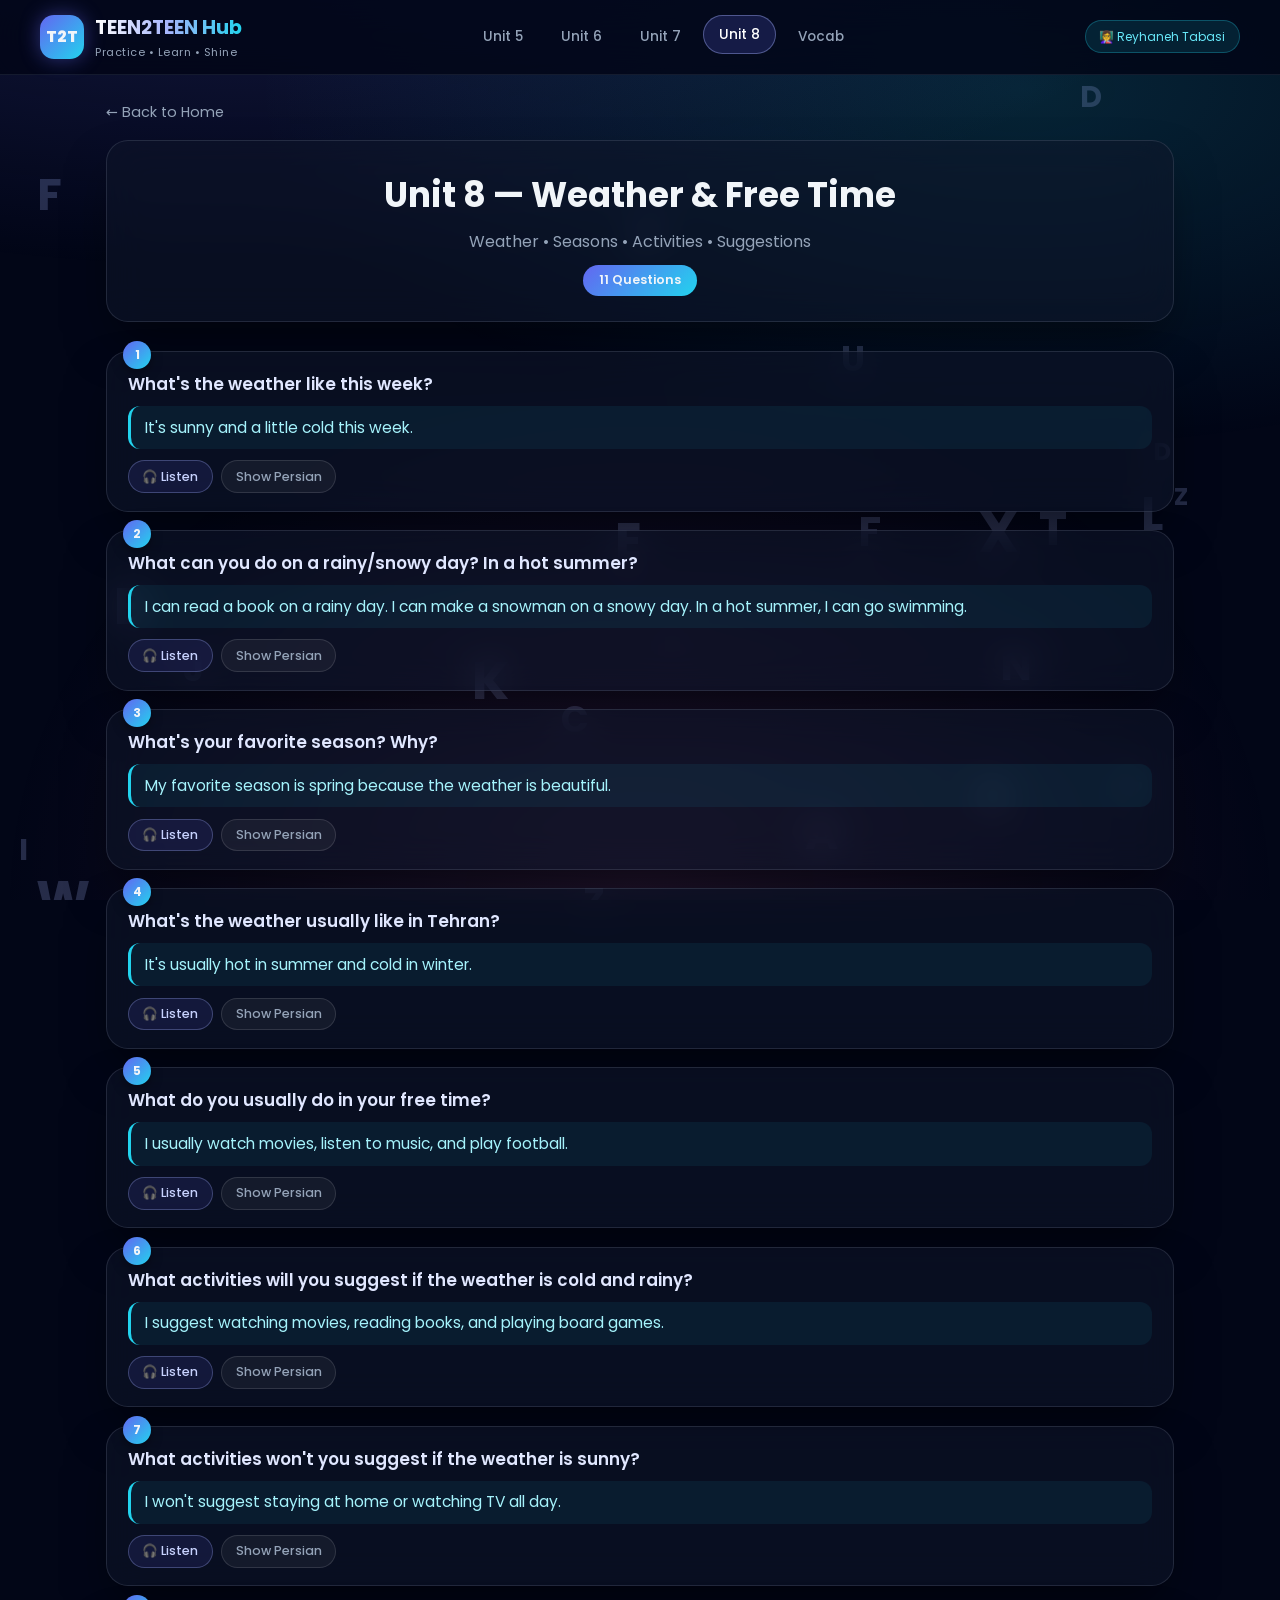
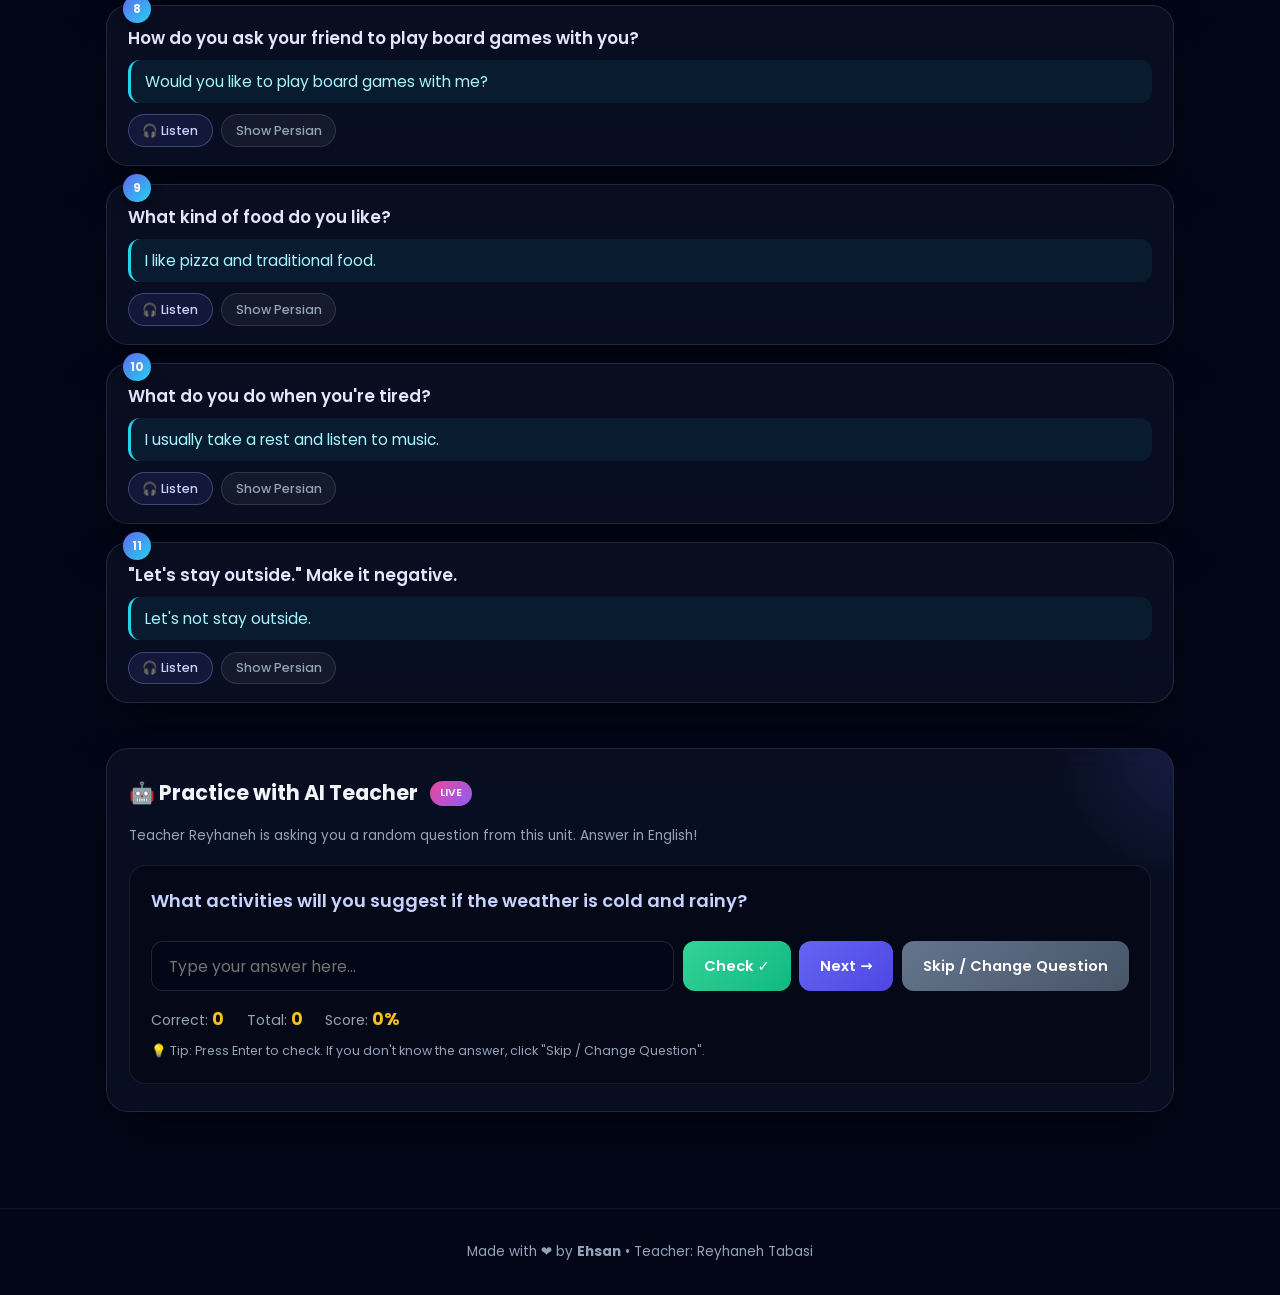
<file: unit8.html>
<!DOCTYPE html>
<html lang="fa" dir="ltr">
<head>
  <meta charset="UTF-8">
  <meta name="viewport" content="width=device-width, initial-scale=1.0, maximum-scale=1.0">
  <title>Unit 8 — Weather & Free Time | TEEN2TEEN Hub</title>
  <link rel="stylesheet" href="styles.css">
  <link rel="icon" href="data:image/svg+xml,<svg xmlns='http://www.w3.org/2000/svg' viewBox='0 0 100 100'><text y='.9em' font-size='90'>📚</text></svg>">
</head>
<body data-unit="8">
  <div class="bg-animation"></div>
  <canvas id="confetti"></canvas>

  <header>
    <div class="header-inner">
      <a href="index.html" class="logo">
        <div class="logo-icon">T2T</div>
        <div>
          <div class="logo-text">TEEN2TEEN Hub</div>
          <span class="logo-sub">Practice • Learn • Shine</span>
        </div>
      </a>
      <nav>
        <a href="unit5.html" class="nav-btn">Unit 5</a>
        <a href="unit6.html" class="nav-btn">Unit 6</a>
        <a href="unit7.html" class="nav-btn">Unit 7</a>
        <a href="unit8.html" class="nav-btn active">Unit 8</a>
        <a href="vocab.html" class="nav-btn">Vocab</a>
      </nav>
      <div class="teacher-badge">👩‍🏫 Reyhaneh Tabasi</div>
    </div>
  </header>

  <main class="container">
    <a href="index.html" class="back-home">← Back to Home</a>

    <section class="unit-header glass">
      <h1>Unit 8 — Weather & Free Time</h1>
      <p style="color: var(--text-muted); margin-top: 0.3rem;">Weather • Seasons • Activities • Suggestions</p>
      <span class="badge">11 Questions</span>
    </section>

    <div class="qa-list">
      <div class="qa-card glass">
        <div class="qa-number">1</div>
        <div class="question">What's the weather like this week?</div>
        <div class="answer">It's sunny and a little cold this week.</div>
        <div class="card-actions">
          <button class="action-btn listen-btn" onclick="speakText('What\'s the weather like this week?', 'It\'s sunny and a little cold this week.', this)">🎧 Listen</button>
          <button class="action-btn persian-btn" onclick="toggleCardPersian(this)">Show Persian</button>
        </div>
        <div class="persian">
          <div class="q-fa">سوال: هوا این هفته چطوره؟</div>
          <div class="a-fa">جواب: این هفته آفتابی و کمی سرده.</div>
        </div>
      </div>
      <div class="qa-card glass">
        <div class="qa-number">2</div>
        <div class="question">What can you do on a rainy/snowy day? In a hot summer?</div>
        <div class="answer">I can read a book on a rainy day. I can make a snowman on a snowy day. In a hot summer, I can go swimming.</div>
        <div class="card-actions">
          <button class="action-btn listen-btn" onclick="speakText('What can you do on a rainy/snowy day? In a hot summer?', 'I can read a book on a rainy day. I can make a snowman on a snowy day. In a hot summer, I can go swimming.', this)">🎧 Listen</button>
          <button class="action-btn persian-btn" onclick="toggleCardPersian(this)">Show Persian</button>
        </div>
        <div class="persian">
          <div class="q-fa">سوال: تو روز بارونی/برفی چیکار می‌تونی بکنی؟ تو تابستون داغ چطور؟</div>
          <div class="a-fa">جواب: تو روز بارونی می‌تونم کتاب بخونم. تو روز برفی می‌تونم آدم برفی درست کنم. تو تابستون داغ می‌تونم برم شنا.</div>
        </div>
      </div>
      <div class="qa-card glass">
        <div class="qa-number">3</div>
        <div class="question">What's your favorite season? Why?</div>
        <div class="answer">My favorite season is spring because the weather is beautiful.</div>
        <div class="card-actions">
          <button class="action-btn listen-btn" onclick="speakText('What\'s your favorite season? Why?', 'My favorite season is spring because the weather is beautiful.', this)">🎧 Listen</button>
          <button class="action-btn persian-btn" onclick="toggleCardPersian(this)">Show Persian</button>
        </div>
        <div class="persian">
          <div class="q-fa">سوال: فصل مورد علاقت چیه؟ چرا؟</div>
          <div class="a-fa">جواب: فصل مورد علاقه‌ام بهار هست چون هوا قشنگه.</div>
        </div>
      </div>
      <div class="qa-card glass">
        <div class="qa-number">4</div>
        <div class="question">What's the weather usually like in Tehran?</div>
        <div class="answer">It's usually hot in summer and cold in winter.</div>
        <div class="card-actions">
          <button class="action-btn listen-btn" onclick="speakText('What\'s the weather usually like in Tehran?', 'It\'s usually hot in summer and cold in winter.', this)">🎧 Listen</button>
          <button class="action-btn persian-btn" onclick="toggleCardPersian(this)">Show Persian</button>
        </div>
        <div class="persian">
          <div class="q-fa">سوال: هوا معمولاً تو تهران چطوره؟</div>
          <div class="a-fa">جواب: معمولاً تو تابستون داغ و تو زمستون سرده.</div>
        </div>
      </div>
      <div class="qa-card glass">
        <div class="qa-number">5</div>
        <div class="question">What do you usually do in your free time?</div>
        <div class="answer">I usually watch movies, listen to music, and play football.</div>
        <div class="card-actions">
          <button class="action-btn listen-btn" onclick="speakText('What do you usually do in your free time?', 'I usually watch movies, listen to music, and play football.', this)">🎧 Listen</button>
          <button class="action-btn persian-btn" onclick="toggleCardPersian(this)">Show Persian</button>
        </div>
        <div class="persian">
          <div class="q-fa">سوال: معمولاً تو وقت آزادت چیکار می‌کنی؟</div>
          <div class="a-fa">جواب: معمولاً فیلم می‌بینم، موسیقی گوش می‌دم و فوتبال بازی می‌کنم.</div>
        </div>
      </div>
      <div class="qa-card glass">
        <div class="qa-number">6</div>
        <div class="question">What activities will you suggest if the weather is cold and rainy?</div>
        <div class="answer">I suggest watching movies, reading books, and playing board games.</div>
        <div class="card-actions">
          <button class="action-btn listen-btn" onclick="speakText('What activities will you suggest if the weather is cold and rainy?', 'I suggest watching movies, reading books, and playing board games.', this)">🎧 Listen</button>
          <button class="action-btn persian-btn" onclick="toggleCardPersian(this)">Show Persian</button>
        </div>
        <div class="persian">
          <div class="q-fa">سوال: اگه هوا سرد و بارونی باشه چه فعالیت‌هایی پیشنهاد می‌کنی؟</div>
          <div class="a-fa">جواب: پیشنهاد می‌کنم فیلم دیدن، کتاب خوندن و بازی‌های رومیزی.</div>
        </div>
      </div>
      <div class="qa-card glass">
        <div class="qa-number">7</div>
        <div class="question">What activities won't you suggest if the weather is sunny?</div>
        <div class="answer">I won't suggest staying at home or watching TV all day.</div>
        <div class="card-actions">
          <button class="action-btn listen-btn" onclick="speakText('What activities won\'t you suggest if the weather is sunny?', 'I won\'t suggest staying at home or watching TV all day.', this)">🎧 Listen</button>
          <button class="action-btn persian-btn" onclick="toggleCardPersian(this)">Show Persian</button>
        </div>
        <div class="persian">
          <div class="q-fa">سوال: اگه هوا آفتابی باشه چه فعالیت‌هایی پیشنهاد نمی‌کنی؟</div>
          <div class="a-fa">جواب: پیشنهاد نمی‌کنم خونه موندن یا تمام روز تلویزیون دیدن.</div>
        </div>
      </div>
      <div class="qa-card glass">
        <div class="qa-number">8</div>
        <div class="question">How do you ask your friend to play board games with you?</div>
        <div class="answer">Would you like to play board games with me?</div>
        <div class="card-actions">
          <button class="action-btn listen-btn" onclick="speakText('How do you ask your friend to play board games with you?', 'Would you like to play board games with me?', this)">🎧 Listen</button>
          <button class="action-btn persian-btn" onclick="toggleCardPersian(this)">Show Persian</button>
        </div>
        <div class="persian">
          <div class="q-fa">سوال: چطور از دوستت می‌خوای که باهات بازی رومیزی بازی کنه؟</div>
          <div class="a-fa">جواب: دوست داری با من بازی رومیزی بازی کنی؟</div>
        </div>
      </div>
      <div class="qa-card glass">
        <div class="qa-number">9</div>
        <div class="question">What kind of food do you like?</div>
        <div class="answer">I like pizza and traditional food.</div>
        <div class="card-actions">
          <button class="action-btn listen-btn" onclick="speakText('What kind of food do you like?', 'I like pizza and traditional food.', this)">🎧 Listen</button>
          <button class="action-btn persian-btn" onclick="toggleCardPersian(this)">Show Persian</button>
        </div>
        <div class="persian">
          <div class="q-fa">سوال: چه نوع غذایی دوست داری؟</div>
          <div class="a-fa">جواب: پیتزا و غذای سنتی دوست دارم.</div>
        </div>
      </div>
      <div class="qa-card glass">
        <div class="qa-number">10</div>
        <div class="question">What do you do when you're tired?</div>
        <div class="answer">I usually take a rest and listen to music.</div>
        <div class="card-actions">
          <button class="action-btn listen-btn" onclick="speakText('What do you do when you\'re tired?', 'I usually take a rest and listen to music.', this)">🎧 Listen</button>
          <button class="action-btn persian-btn" onclick="toggleCardPersian(this)">Show Persian</button>
        </div>
        <div class="persian">
          <div class="q-fa">سوال: وقتی خسته‌ای چیکار می‌کنی؟</div>
          <div class="a-fa">جواب: معمولاً استراحت می‌کنم و موسیقی گوش می‌دم.</div>
        </div>
      </div>
      <div class="qa-card glass">
        <div class="qa-number">11</div>
        <div class="question">"Let's stay outside." Make it negative.</div>
        <div class="answer">Let's not stay outside.</div>
        <div class="card-actions">
          <button class="action-btn listen-btn" onclick="speakText('&quot;Let\'s stay outside.&quot; Make it negative.', 'Let\'s not stay outside.', this)">🎧 Listen</button>
          <button class="action-btn persian-btn" onclick="toggleCardPersian(this)">Show Persian</button>
        </div>
        <div class="persian">
          <div class="q-fa">سوال: «بیا بیرون بمونیم.» رو منفی کن.</div>
          <div class="a-fa">جواب: بیا بیرون نمونیم. (Let's not stay outside.)</div>
        </div>
      </div>
    </div>

    <section class="ai-section glass">
      <div class="ai-header">
        <h2>🤖 Practice with AI Teacher</h2>
        <span class="ai-badge">LIVE</span>
      </div>
      <p class="ai-teacher">Teacher Reyhaneh is asking you a random question from this unit. Answer in English!</p>
      
      <div class="quiz-area">
        <div class="quiz-question" id="quizQuestion">Loading question...</div>
        <div class="quiz-input-wrap">
          <input type="text" id="quizInput" class="quiz-input" placeholder="Type your answer here..." autocomplete="off">
          <button class="quiz-btn btn-check" onclick="checkAnswer()">Check ✓</button>
          <button class="quiz-btn btn-next" onclick="nextQuizQuestion()">Next →</button>
          <button class="quiz-btn" style="background:linear-gradient(135deg,#64748b,#475569);color:white;" onclick="nextQuizQuestion()">Skip / Change Question</button>
        </div>
        <div id="quizFeedback" class="quiz-feedback"></div>
        <div class="quiz-score" id="scoreDisplay">
          <span class="score-item">Correct: <strong>0</strong></span>
          <span class="score-item">Total: <strong>0</strong></span>
        </div>
        <p class="hint">💡 Tip: Press Enter to check. If you don't know the answer, click "Skip / Change Question".</p>
      </div>
    </section>
  </main>

  <footer>
    <p>Made with ❤️ by <strong>Ehsan</strong> • Teacher: Reyhaneh Tabasi</p>
  </footer>

  <script src="script.js"></script>
</body>
</html>
</file>
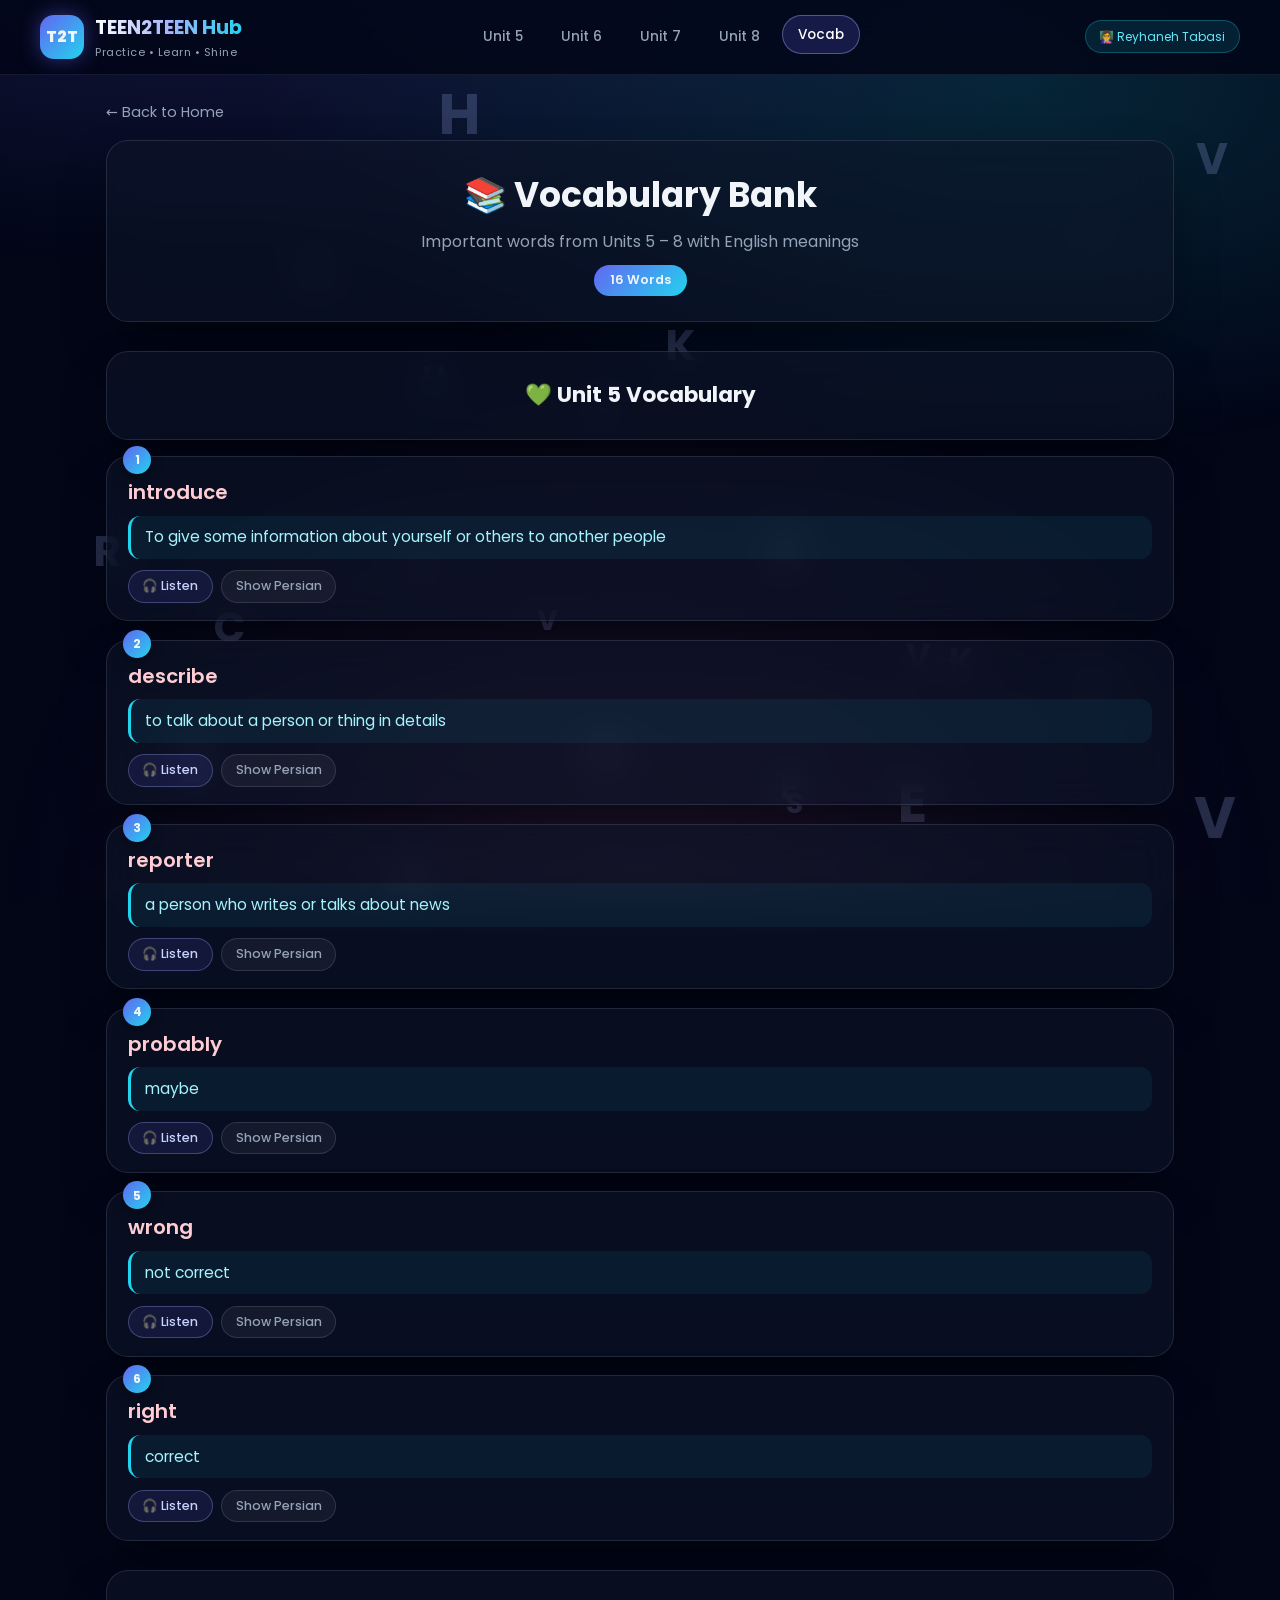
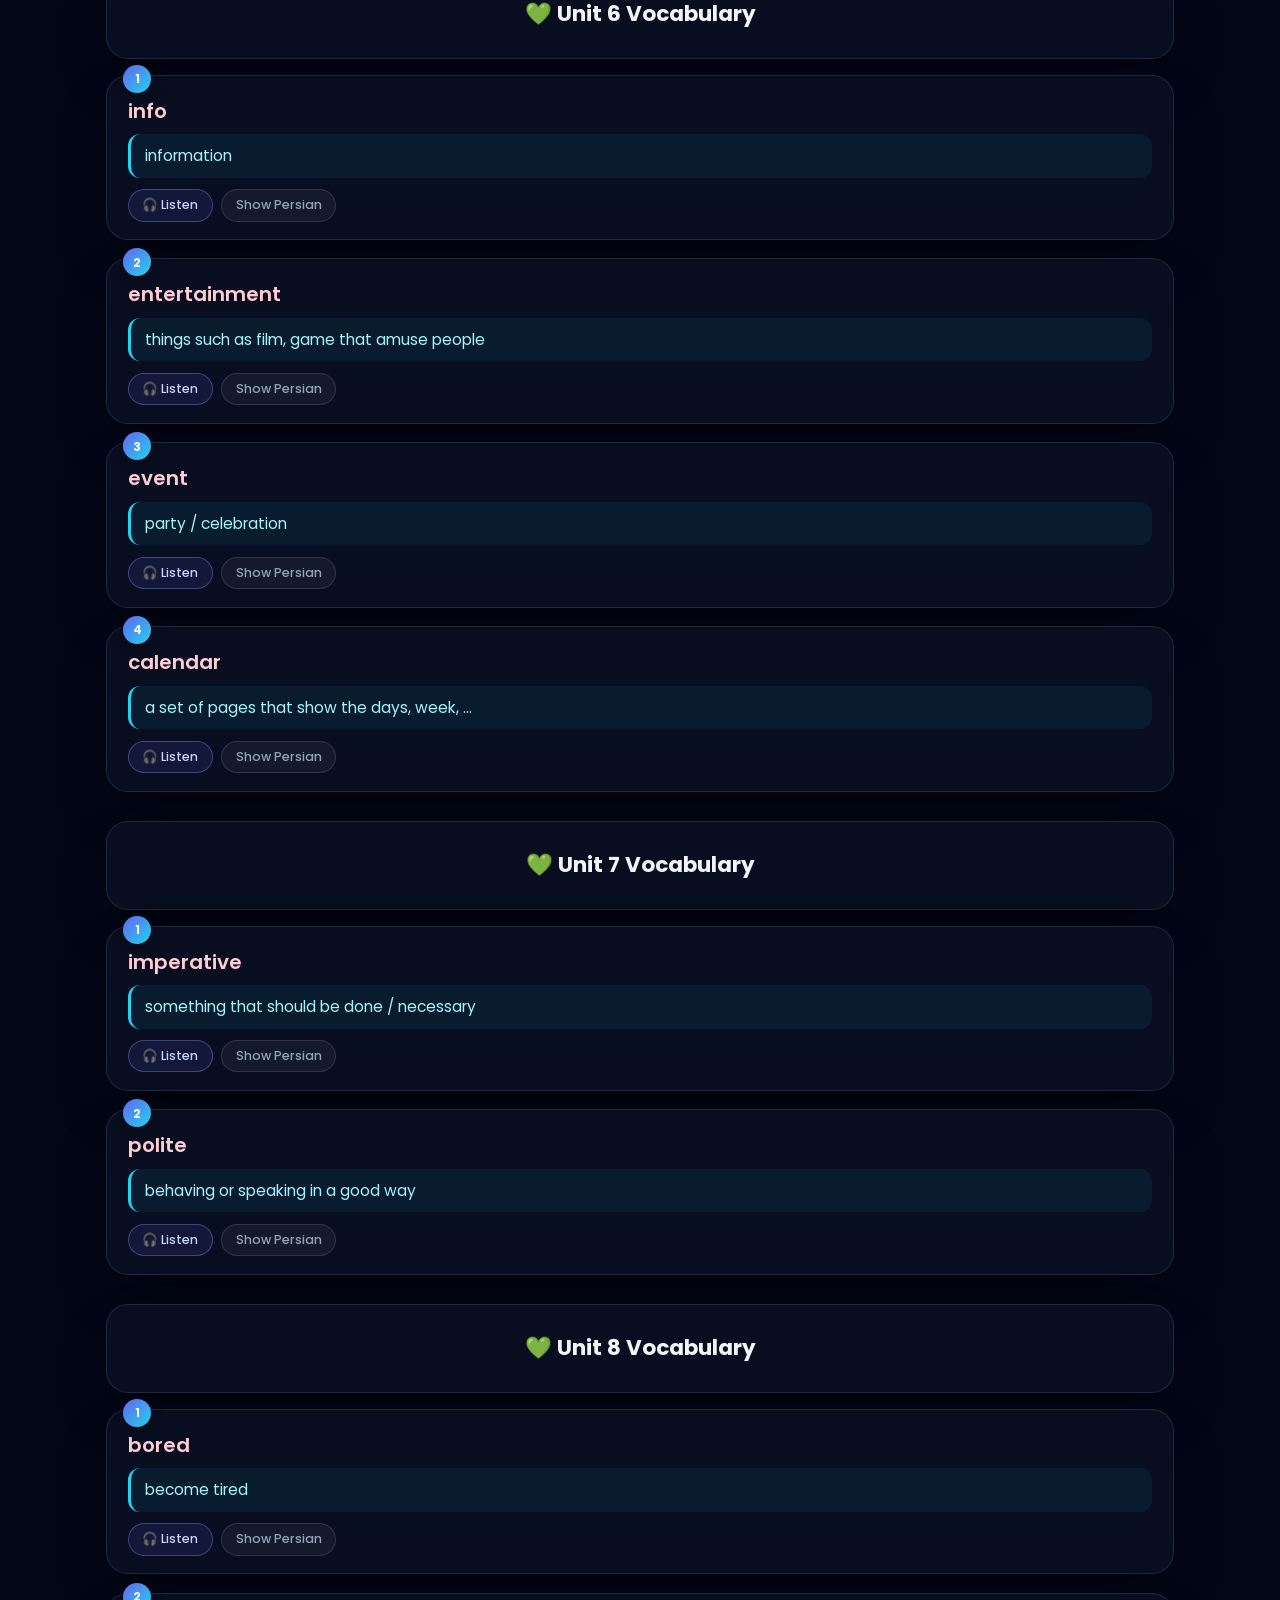
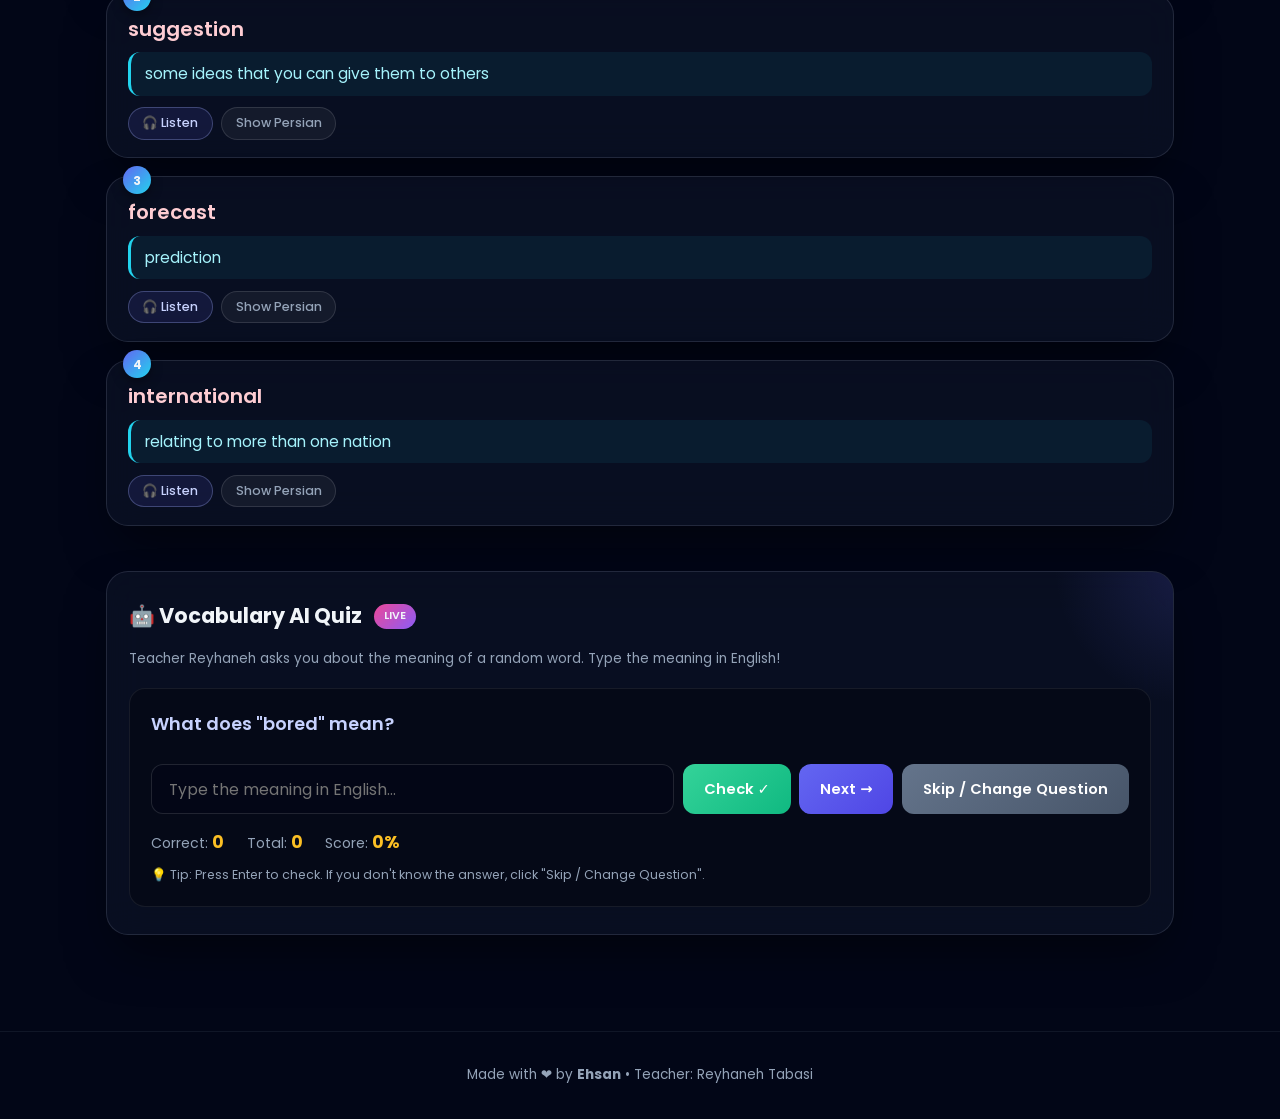
<file: vocab.html>
<!DOCTYPE html>
<html lang="fa" dir="ltr">
<head>
  <meta charset="UTF-8">
  <meta name="viewport" content="width=device-width, initial-scale=1.0, maximum-scale=1.0">
  <title>Vocabulary | TEEN2TEEN Hub</title>
  <link rel="stylesheet" href="styles.css">
  <link rel="icon" href="data:image/svg+xml,<svg xmlns='http://www.w3.org/2000/svg' viewBox='0 0 100 100'><text y='.9em' font-size='90'>📚</text></svg>">
</head>
<body data-unit="vocab">
  <div class="bg-animation"></div>
  <canvas id="confetti"></canvas>

  <header>
    <div class="header-inner">
      <a href="index.html" class="logo">
        <div class="logo-icon">T2T</div>
        <div>
          <div class="logo-text">TEEN2TEEN Hub</div>
          <span class="logo-sub">Practice • Learn • Shine</span>
        </div>
      </a>
      <nav>
        <a href="unit5.html" class="nav-btn">Unit 5</a>
        <a href="unit6.html" class="nav-btn">Unit 6</a>
        <a href="unit7.html" class="nav-btn">Unit 7</a>
        <a href="unit8.html" class="nav-btn">Unit 8</a>
        <a href="vocab.html" class="nav-btn active">Vocab</a>
      </nav>
      <div class="teacher-badge">👩‍🏫 Reyhaneh Tabasi</div>
    </div>
  </header>

  <main class="container">
    <a href="index.html" class="back-home">← Back to Home</a>

    <section class="unit-header glass">
      <h1>📚 Vocabulary Bank</h1>
      <p style="color: var(--text-muted); margin-top: 0.3rem;">Important words from Units 5 – 8 with English meanings</p>
      <span class="badge">16 Words</span>
    </section>


    <div class="unit-header glass" style="margin-top:1.8rem; margin-bottom:1rem;">
      <h2 style="font-size:1.35rem;">💚 Unit 5 Vocabulary</h2>
    </div>
    <div class="qa-list">

      <div class="qa-card glass">
        <div class="qa-number">1</div>
        <div class="question" style="font-size:1.25rem; color:#fecdd3;">introduce</div>
        <div class="answer">To give some information about yourself or others to another people</div>
        <div class="card-actions">
          <button class="action-btn listen-btn" onclick="speakText('introduce', 'To give some information about yourself or others to another people', this)">🎧 Listen</button>
          <button class="action-btn persian-btn" onclick="toggleCardPersian(this)">Show Persian</button>
        </div>
        <div class="persian">
          <div class="q-fa">کلمه: introduce</div>
          <div class="a-fa">معنی: معرفی کردن / خود را معرفی کردن</div>
        </div>
      </div>

      <div class="qa-card glass">
        <div class="qa-number">2</div>
        <div class="question" style="font-size:1.25rem; color:#fecdd3;">describe</div>
        <div class="answer">to talk about a person or thing in details</div>
        <div class="card-actions">
          <button class="action-btn listen-btn" onclick="speakText('describe', 'to talk about a person or thing in details', this)">🎧 Listen</button>
          <button class="action-btn persian-btn" onclick="toggleCardPersian(this)">Show Persian</button>
        </div>
        <div class="persian">
          <div class="q-fa">کلمه: describe</div>
          <div class="a-fa">معنی: توضیح دادن / توصیف کردن</div>
        </div>
      </div>

      <div class="qa-card glass">
        <div class="qa-number">3</div>
        <div class="question" style="font-size:1.25rem; color:#fecdd3;">reporter</div>
        <div class="answer">a person who writes or talks about news</div>
        <div class="card-actions">
          <button class="action-btn listen-btn" onclick="speakText('reporter', 'a person who writes or talks about news', this)">🎧 Listen</button>
          <button class="action-btn persian-btn" onclick="toggleCardPersian(this)">Show Persian</button>
        </div>
        <div class="persian">
          <div class="q-fa">کلمه: reporter</div>
          <div class="a-fa">معنی: خبرنگار / گزارشگر</div>
        </div>
      </div>

      <div class="qa-card glass">
        <div class="qa-number">4</div>
        <div class="question" style="font-size:1.25rem; color:#fecdd3;">probably</div>
        <div class="answer">maybe</div>
        <div class="card-actions">
          <button class="action-btn listen-btn" onclick="speakText('probably', 'maybe', this)">🎧 Listen</button>
          <button class="action-btn persian-btn" onclick="toggleCardPersian(this)">Show Persian</button>
        </div>
        <div class="persian">
          <div class="q-fa">کلمه: probably</div>
          <div class="a-fa">معنی: احتمالاً / شاید</div>
        </div>
      </div>

      <div class="qa-card glass">
        <div class="qa-number">5</div>
        <div class="question" style="font-size:1.25rem; color:#fecdd3;">wrong</div>
        <div class="answer">not correct</div>
        <div class="card-actions">
          <button class="action-btn listen-btn" onclick="speakText('wrong', 'not correct', this)">🎧 Listen</button>
          <button class="action-btn persian-btn" onclick="toggleCardPersian(this)">Show Persian</button>
        </div>
        <div class="persian">
          <div class="q-fa">کلمه: wrong</div>
          <div class="a-fa">معنی: اشتباه / نادرست</div>
        </div>
      </div>

      <div class="qa-card glass">
        <div class="qa-number">6</div>
        <div class="question" style="font-size:1.25rem; color:#fecdd3;">right</div>
        <div class="answer">correct</div>
        <div class="card-actions">
          <button class="action-btn listen-btn" onclick="speakText('right', 'correct', this)">🎧 Listen</button>
          <button class="action-btn persian-btn" onclick="toggleCardPersian(this)">Show Persian</button>
        </div>
        <div class="persian">
          <div class="q-fa">کلمه: right</div>
          <div class="a-fa">معنی: درست / صحیح</div>
        </div>
      </div>
</div>
    <div class="unit-header glass" style="margin-top:1.8rem; margin-bottom:1rem;">
      <h2 style="font-size:1.35rem;">💚 Unit 6 Vocabulary</h2>
    </div>
    <div class="qa-list">

      <div class="qa-card glass">
        <div class="qa-number">1</div>
        <div class="question" style="font-size:1.25rem; color:#fecdd3;">info</div>
        <div class="answer">information</div>
        <div class="card-actions">
          <button class="action-btn listen-btn" onclick="speakText('info', 'information', this)">🎧 Listen</button>
          <button class="action-btn persian-btn" onclick="toggleCardPersian(this)">Show Persian</button>
        </div>
        <div class="persian">
          <div class="q-fa">کلمه: info</div>
          <div class="a-fa">معنی: اطلاعات</div>
        </div>
      </div>

      <div class="qa-card glass">
        <div class="qa-number">2</div>
        <div class="question" style="font-size:1.25rem; color:#fecdd3;">entertainment</div>
        <div class="answer">things such as film, game that amuse people</div>
        <div class="card-actions">
          <button class="action-btn listen-btn" onclick="speakText('entertainment', 'things such as film, game that amuse people', this)">🎧 Listen</button>
          <button class="action-btn persian-btn" onclick="toggleCardPersian(this)">Show Persian</button>
        </div>
        <div class="persian">
          <div class="q-fa">کلمه: entertainment</div>
          <div class="a-fa">معنی: سرگرمی</div>
        </div>
      </div>

      <div class="qa-card glass">
        <div class="qa-number">3</div>
        <div class="question" style="font-size:1.25rem; color:#fecdd3;">event</div>
        <div class="answer">party / celebration</div>
        <div class="card-actions">
          <button class="action-btn listen-btn" onclick="speakText('event', 'party / celebration', this)">🎧 Listen</button>
          <button class="action-btn persian-btn" onclick="toggleCardPersian(this)">Show Persian</button>
        </div>
        <div class="persian">
          <div class="q-fa">کلمه: event</div>
          <div class="a-fa">معنی: رویداد / مهمانی / جشن</div>
        </div>
      </div>

      <div class="qa-card glass">
        <div class="qa-number">4</div>
        <div class="question" style="font-size:1.25rem; color:#fecdd3;">calendar</div>
        <div class="answer">a set of pages that show the days, week, ...</div>
        <div class="card-actions">
          <button class="action-btn listen-btn" onclick="speakText('calendar', 'a set of pages that show the days, week, ...', this)">🎧 Listen</button>
          <button class="action-btn persian-btn" onclick="toggleCardPersian(this)">Show Persian</button>
        </div>
        <div class="persian">
          <div class="q-fa">کلمه: calendar</div>
          <div class="a-fa">معنی: تقویم</div>
        </div>
      </div>
</div>
    <div class="unit-header glass" style="margin-top:1.8rem; margin-bottom:1rem;">
      <h2 style="font-size:1.35rem;">💚 Unit 7 Vocabulary</h2>
    </div>
    <div class="qa-list">

      <div class="qa-card glass">
        <div class="qa-number">1</div>
        <div class="question" style="font-size:1.25rem; color:#fecdd3;">imperative</div>
        <div class="answer">something that should be done / necessary</div>
        <div class="card-actions">
          <button class="action-btn listen-btn" onclick="speakText('imperative', 'something that should be done / necessary', this)">🎧 Listen</button>
          <button class="action-btn persian-btn" onclick="toggleCardPersian(this)">Show Persian</button>
        </div>
        <div class="persian">
          <div class="q-fa">کلمه: imperative</div>
          <div class="a-fa">معنی: دستوری / لازم / ضروری</div>
        </div>
      </div>

      <div class="qa-card glass">
        <div class="qa-number">2</div>
        <div class="question" style="font-size:1.25rem; color:#fecdd3;">polite</div>
        <div class="answer">behaving or speaking in a good way</div>
        <div class="card-actions">
          <button class="action-btn listen-btn" onclick="speakText('polite', 'behaving or speaking in a good way', this)">🎧 Listen</button>
          <button class="action-btn persian-btn" onclick="toggleCardPersian(this)">Show Persian</button>
        </div>
        <div class="persian">
          <div class="q-fa">کلمه: polite</div>
          <div class="a-fa">معنی: مودب</div>
        </div>
      </div>
</div>
    <div class="unit-header glass" style="margin-top:1.8rem; margin-bottom:1rem;">
      <h2 style="font-size:1.35rem;">💚 Unit 8 Vocabulary</h2>
    </div>
    <div class="qa-list">

      <div class="qa-card glass">
        <div class="qa-number">1</div>
        <div class="question" style="font-size:1.25rem; color:#fecdd3;">bored</div>
        <div class="answer">become tired</div>
        <div class="card-actions">
          <button class="action-btn listen-btn" onclick="speakText('bored', 'become tired', this)">🎧 Listen</button>
          <button class="action-btn persian-btn" onclick="toggleCardPersian(this)">Show Persian</button>
        </div>
        <div class="persian">
          <div class="q-fa">کلمه: bored</div>
          <div class="a-fa">معنی: حوصله‌سر رفته / خسته شدن از چیزی</div>
        </div>
      </div>

      <div class="qa-card glass">
        <div class="qa-number">2</div>
        <div class="question" style="font-size:1.25rem; color:#fecdd3;">suggestion</div>
        <div class="answer">some ideas that you can give them to others</div>
        <div class="card-actions">
          <button class="action-btn listen-btn" onclick="speakText('suggestion', 'some ideas that you can give them to others', this)">🎧 Listen</button>
          <button class="action-btn persian-btn" onclick="toggleCardPersian(this)">Show Persian</button>
        </div>
        <div class="persian">
          <div class="q-fa">کلمه: suggestion</div>
          <div class="a-fa">معنی: پیشنهاد</div>
        </div>
      </div>

      <div class="qa-card glass">
        <div class="qa-number">3</div>
        <div class="question" style="font-size:1.25rem; color:#fecdd3;">forecast</div>
        <div class="answer">prediction</div>
        <div class="card-actions">
          <button class="action-btn listen-btn" onclick="speakText('forecast', 'prediction', this)">🎧 Listen</button>
          <button class="action-btn persian-btn" onclick="toggleCardPersian(this)">Show Persian</button>
        </div>
        <div class="persian">
          <div class="q-fa">کلمه: forecast</div>
          <div class="a-fa">معنی: پیش‌بینی (مثلاً پیش‌بینی هوا)</div>
        </div>
      </div>

      <div class="qa-card glass">
        <div class="qa-number">4</div>
        <div class="question" style="font-size:1.25rem; color:#fecdd3;">international</div>
        <div class="answer">relating to more than one nation</div>
        <div class="card-actions">
          <button class="action-btn listen-btn" onclick="speakText('international', 'relating to more than one nation', this)">🎧 Listen</button>
          <button class="action-btn persian-btn" onclick="toggleCardPersian(this)">Show Persian</button>
        </div>
        <div class="persian">
          <div class="q-fa">کلمه: international</div>
          <div class="a-fa">معنی: بین‌المللی</div>
        </div>
      </div>
</div>

    <!-- AI Vocab Quiz -->
    <section class="ai-section glass">
      <div class="ai-header">
        <h2>🤖 Vocabulary AI Quiz</h2>
        <span class="ai-badge">LIVE</span>
      </div>
      <p class="ai-teacher">Teacher Reyhaneh asks you about the meaning of a random word. Type the meaning in English!</p>
      
      <div class="quiz-area">
        <div class="quiz-question" id="quizQuestion">Loading word...</div>
        <div class="quiz-input-wrap">
          <input type="text" id="quizInput" class="quiz-input" placeholder="Type the meaning in English..." autocomplete="off">
          <button class="quiz-btn btn-check" onclick="checkVocabAnswer()">Check ✓</button>
          <button class="quiz-btn btn-next" onclick="nextVocabQuestion()">Next →</button>
          <button class="quiz-btn" style="background:linear-gradient(135deg,#64748b,#475569);color:white;" onclick="nextVocabQuestion()">Skip / Change Question</button>
        </div>
        <div id="quizFeedback" class="quiz-feedback"></div>
        <div class="quiz-score" id="scoreDisplay">
          <span class="score-item">Correct: <strong>0</strong></span>
          <span class="score-item">Total: <strong>0</strong></span>
        </div>
        <p class="hint">💡 Tip: Press Enter to check. If you don't know the answer, click "Skip / Change Question".</p>
      </div>
    </section>
  </main>

  <footer>
    <p>Made with ❤️ by <strong>Ehsan</strong> • Teacher: Reyhaneh Tabasi</p>
  </footer>

  <script src="script.js"></script>
  <script>
    // Vocab specific quiz data
    const vocabList = [
      { word: "introduce", meaning: "To give some information about yourself or others to another people", fa: "معرفی کردن / خود را معرفی کردن" },
      { word: "describe", meaning: "to talk about a person or thing in details", fa: "توضیح دادن / توصیف کردن" },
      { word: "reporter", meaning: "a person who writes or talks about news", fa: "خبرنگار / گزارشگر" },
      { word: "probably", meaning: "maybe", fa: "احتمالاً / شاید" },
      { word: "wrong", meaning: "not correct", fa: "اشتباه / نادرست" },
      { word: "right", meaning: "correct", fa: "درست / صحیح" },
      { word: "info", meaning: "information", fa: "اطلاعات" },
      { word: "entertainment", meaning: "things such as film, game that amuse people", fa: "سرگرمی" },
      { word: "event", meaning: "party / celebration", fa: "رویداد / مهمانی / جشن" },
      { word: "calendar", meaning: "a set of pages that show the days, week, ...", fa: "تقویم" },
      { word: "imperative", meaning: "something that should be done / necessary", fa: "دستوری / لازم / ضروری" },
      { word: "polite", meaning: "behaving or speaking in a good way", fa: "مودب" },
      { word: "bored", meaning: "become tired", fa: "حوصله‌سر رفته / خسته شدن از چیزی" },
      { word: "suggestion", meaning: "some ideas that you can give them to others", fa: "پیشنهاد" },
      { word: "forecast", meaning: "prediction", fa: "پیش‌بینی (مثلاً پیش‌بینی هوا)" },
      { word: "international", meaning: "relating to more than one nation", fa: "بین‌المللی" },
    ];

    let currentVocab = null;
    let vocabScore = { correct: 0, total: 0 };

    function nextVocabQuestion() {
      const idx = Math.floor(Math.random() * vocabList.length);
      currentVocab = vocabList[idx];
      document.getElementById('quizQuestion').textContent = `What does "${currentVocab.word}" mean?`;
      document.getElementById('quizInput').value = '';
      const fb = document.getElementById('quizFeedback');
      fb.style.display = 'none';
      fb.className = 'quiz-feedback';
    }

    function checkVocabAnswer() {
      const input = document.getElementById('quizInput');
      const feedback = document.getElementById('quizFeedback');
      const userAns = input.value.trim().toLowerCase();
      if (!userAns) {
        feedback.textContent = 'Please write an answer!';
        feedback.className = 'quiz-feedback wrong';
        feedback.style.display = 'block';
        return;
      }
      vocabScore.total++;
      const correct = currentVocab.meaning.toLowerCase();
      const words = correct.split(/[\s/,]+/).filter(w => w.length > 2);
      let matches = 0;
      words.forEach(w => { if (userAns.includes(w)) matches++; });
      const isOk = matches >= Math.ceil(words.length * 0.4) || correct.includes(userAns) || userAns.includes(correct.slice(0, 10));

      if (isOk) {
        vocabScore.correct++;
        feedback.innerHTML = `✅ Great job! Correct!<br><small>${currentVocab.meaning}</small>`;
        feedback.className = 'quiz-feedback correct';
        if (typeof launchConfetti === 'function') launchConfetti();
      } else {
        feedback.innerHTML = `❌ Not quite. The correct meaning is:<br><strong>${currentVocab.meaning}</strong>`;
        feedback.className = 'quiz-feedback wrong';
      }
      feedback.style.display = 'block';
      document.getElementById('scoreDisplay').innerHTML = `
        <span class="score-item">Correct: <strong>${vocabScore.correct}</strong></span>
        <span class="score-item">Total: <strong>${vocabScore.total}</strong></span>
        <span class="score-item">Score: <strong>${vocabScore.total ? Math.round((vocabScore.correct/vocabScore.total)*100) : 0}%</strong></span>
      `;
    }

    document.addEventListener('DOMContentLoaded', () => {
      window.scrollTo(0, 0);
      nextVocabQuestion();
      const input = document.getElementById('quizInput');
      if (input) {
        input.addEventListener('keypress', e => { if (e.key === 'Enter') checkVocabAnswer(); });
      }
    });
  </script>
</body>
</html>
</file>
<file: styles.css>
/* TEEN2TEEN Practice Hub - Deep Space + Cyan + Soft Violet (Previous Theme) */
@import url('https://fonts.googleapis.com/css2?family=Poppins:wght@300;400;500;600;700;800&family=Vazirmatn:wght@300;400;500;600;700&display=swap');

:root {
  --primary: #6366f1;
  --primary-light: #a5b4fc;
  --secondary: #22d3ee;
  --accent: #f472b6;
  --success: #34d399;
  --danger: #f87171;
  --warning: #fbbf24;
  --bg-dark: #020617;
  --bg-card: rgba(15, 23, 42, 0.55);
  --text: #f1f5f9;
  --text-muted: #94a3b8;
  --glass-border: rgba(148, 163, 184, 0.18);
  --shadow: 0 25px 50px -12px rgba(0, 0, 0, 0.5);
  --radius: 22px;
  --radius-sm: 14px;
}

* {
  margin: 0;
  padding: 0;
  box-sizing: border-box;
}

html {
  scroll-behavior: smooth;
}

body {
  font-family: 'Poppins', 'Vazirmatn', system-ui, sans-serif;
  background: #020617;
  color: var(--text);
  min-height: 100vh;
  overflow-x: hidden;
  line-height: 1.65;
  position: relative;
}

body::before {
  content: '';
  position: fixed;
  inset: 0;
  background: 
    radial-gradient(ellipse 80% 50% at 20% -20%, rgba(99, 102, 241, 0.25), transparent),
    radial-gradient(ellipse 60% 40% at 80% 10%, rgba(34, 211, 238, 0.15), transparent),
    radial-gradient(ellipse 50% 60% at 50% 100%, rgba(244, 114, 182, 0.12), transparent);
  z-index: 0;
  pointer-events: none;
}

.bg-animation {
  position: fixed;
  top: 0;
  left: 0;
  width: 100%;
  height: 100%;
  pointer-events: none;
  z-index: 0;
  overflow: hidden;
}

.floating-letter {
  position: absolute;
  font-size: clamp(1.4rem, 3.5vw, 2.8rem);
  font-weight: 700;
  color: rgba(165, 180, 252, 0.22);
  animation: floatLetter 18s infinite ease-in-out;
  user-select: none;
}

@keyframes floatLetter {
  0%, 100% { transform: translateY(0) rotate(0deg); opacity: 0.18; }
  25% { transform: translateY(-50px) rotate(6deg); opacity: 0.3; }
  50% { transform: translateY(-25px) rotate(-4deg); opacity: 0.22; }
  75% { transform: translateY(-70px) rotate(3deg); opacity: 0.26; }
}

.glass {
  background: var(--bg-card);
  backdrop-filter: blur(18px);
  -webkit-backdrop-filter: blur(18px);
  border: 1px solid var(--glass-border);
  border-radius: var(--radius);
  box-shadow: var(--shadow);
}

header {
  position: sticky;
  top: 0;
  z-index: 100;
  padding: 0.75rem 1.2rem;
  background: rgba(2, 6, 23, 0.82);
  backdrop-filter: blur(24px);
  border-bottom: 1px solid rgba(148, 163, 184, 0.12);
}

.header-inner {
  max-width: 1200px;
  margin: 0 auto;
  display: flex;
  align-items: center;
  justify-content: space-between;
  gap: 1rem;
  flex-wrap: wrap;
}

.logo {
  display: flex;
  align-items: center;
  gap: 0.7rem;
  text-decoration: none;
  color: var(--text);
}

.logo-icon {
  width: 44px;
  height: 44px;
  background: linear-gradient(135deg, #6366f1, #22d3ee);
  border-radius: 14px;
  display: flex;
  align-items: center;
  justify-content: center;
  font-weight: 800;
  font-size: 1rem;
  box-shadow: 0 0 20px rgba(99, 102, 241, 0.45);
  animation: pulse-glow 3.5s infinite;
}

@keyframes pulse-glow {
  0%, 100% { box-shadow: 0 0 18px rgba(99, 102, 241, 0.4); }
  50% { box-shadow: 0 0 28px rgba(34, 211, 238, 0.55); }
}

.logo-text {
  font-weight: 700;
  font-size: 1.2rem;
  background: linear-gradient(90deg, #fff, #a5b4fc, #22d3ee);
  -webkit-background-clip: text;
  -webkit-text-fill-color: transparent;
  background-clip: text;
}

.logo-sub {
  font-size: 0.68rem;
  color: var(--text-muted);
  font-weight: 400;
  display: block;
  letter-spacing: 0.5px;
}

nav {
  display: flex;
  gap: 0.35rem;
  flex-wrap: wrap;
  justify-content: center;
}

.nav-btn {
  padding: 0.45rem 0.95rem;
  border-radius: 50px;
  background: transparent;
  border: 1px solid transparent;
  color: var(--text-muted);
  font-size: 0.85rem;
  font-weight: 500;
  cursor: pointer;
  transition: all 0.3s cubic-bezier(0.4, 0, 0.2, 1);
  text-decoration: none;
  font-family: inherit;
}

.nav-btn:hover,
.nav-btn.active {
  background: rgba(99, 102, 241, 0.2);
  border-color: rgba(165, 180, 252, 0.4);
  color: #fff;
  transform: translateY(-2px);
}

.teacher-badge {
  display: flex;
  align-items: center;
  gap: 0.45rem;
  padding: 0.35rem 0.85rem;
  background: rgba(34, 211, 238, 0.12);
  border: 1px solid rgba(34, 211, 238, 0.28);
  border-radius: 50px;
  font-size: 0.75rem;
  color: #67e8f9;
}

.container {
  max-width: 1100px;
  margin: 0 auto;
  padding: 1.5rem 1rem 4rem;
  position: relative;
  z-index: 1;
}

.hero {
  text-align: center;
  padding: 3rem 1rem 2.5rem;
  margin-bottom: 1rem;
  position: relative;
}

.hero-badge {
  display: inline-flex;
  align-items: center;
  gap: 0.4rem;
  background: rgba(99, 102, 241, 0.15);
  border: 1px solid rgba(165, 180, 252, 0.3);
  padding: 0.35rem 1rem;
  border-radius: 50px;
  font-size: 0.8rem;
  color: var(--primary-light);
  margin-bottom: 1.2rem;
  animation: fadeInUp 0.6s ease;
}

.hero h1 {
  font-size: clamp(2rem, 6vw, 3.4rem);
  font-weight: 800;
  line-height: 1.15;
  margin-bottom: 1rem;
  background: linear-gradient(135deg, #ffffff 0%, #a5b4fc 40%, #22d3ee 100%);
  -webkit-background-clip: text;
  -webkit-text-fill-color: transparent;
  background-clip: text;
  animation: fadeInUp 0.7s ease 0.1s both;
}

.hero p {
  color: var(--text-muted);
  font-size: clamp(0.95rem, 2.5vw, 1.15rem);
  max-width: 560px;
  margin: 0 auto 1.8rem;
  animation: fadeInUp 0.7s ease 0.2s both;
}

.hero-actions {
  display: flex;
  gap: 0.8rem;
  justify-content: center;
  flex-wrap: wrap;
  margin-bottom: 1.5rem;
  animation: fadeInUp 0.7s ease 0.3s both;
}

.btn-primary {
  display: inline-flex;
  align-items: center;
  gap: 0.5rem;
  padding: 0.85rem 1.6rem;
  background: linear-gradient(135deg, #6366f1, #4f46e5);
  border: none;
  border-radius: 50px;
  color: white;
  font-weight: 600;
  font-size: 0.95rem;
  text-decoration: none;
  transition: all 0.3s ease;
  box-shadow: 0 10px 25px rgba(99, 102, 241, 0.35);
  font-family: inherit;
  cursor: pointer;
}

.btn-primary:hover {
  transform: translateY(-3px);
  box-shadow: 0 15px 30px rgba(99, 102, 241, 0.45);
}

.btn-secondary {
  display: inline-flex;
  align-items: center;
  gap: 0.5rem;
  padding: 0.85rem 1.6rem;
  background: rgba(255, 255, 255, 0.06);
  border: 1px solid rgba(255, 255, 255, 0.15);
  border-radius: 50px;
  color: white;
  font-weight: 600;
  font-size: 0.95rem;
  text-decoration: none;
  transition: all 0.3s ease;
  font-family: inherit;
}

.btn-secondary:hover {
  background: rgba(255, 255, 255, 0.1);
  border-color: rgba(255, 255, 255, 0.25);
  transform: translateY(-2px);
}

.owner-tag {
  display: inline-flex;
  align-items: center;
  gap: 0.45rem;
  background: rgba(244, 114, 182, 0.12);
  border: 1px solid rgba(244, 114, 182, 0.3);
  padding: 0.45rem 1.1rem;
  border-radius: 50px;
  font-size: 0.88rem;
  color: #f9a8d4;
  animation: fadeInUp 0.7s ease 0.4s both;
}

.features {
  display: grid;
  grid-template-columns: repeat(auto-fit, minmax(200px, 1fr));
  gap: 1rem;
  margin: 2rem 0 2.5rem;
}

.feature-item {
  padding: 1.3rem 1.1rem;
  text-align: center;
  transition: all 0.35s ease;
}

.feature-item:hover {
  transform: translateY(-5px);
  border-color: rgba(165, 180, 252, 0.3);
}

.feature-icon {
  font-size: 1.8rem;
  margin-bottom: 0.6rem;
  display: block;
}

.feature-title {
  font-weight: 600;
  font-size: 0.95rem;
  margin-bottom: 0.3rem;
}

.feature-desc {
  font-size: 0.8rem;
  color: var(--text-muted);
}

.units-grid {
  display: grid;
  grid-template-columns: repeat(auto-fit, minmax(240px, 1fr));
  gap: 1.25rem;
  margin-top: 1rem;
}

.unit-card {
  padding: 1.7rem 1.4rem;
  text-align: center;
  transition: all 0.4s cubic-bezier(0.4, 0, 0.2, 1);
  cursor: pointer;
  text-decoration: none;
  color: inherit;
  position: relative;
  overflow: hidden;
}

.unit-card::before {
  content: '';
  position: absolute;
  top: 0;
  left: 0;
  width: 100%;
  height: 3px;
  background: linear-gradient(90deg, #6366f1, #22d3ee, #f472b6);
  transform: scaleX(0);
  transition: transform 0.4s ease;
}

.unit-card:hover {
  transform: translateY(-10px) scale(1.02);
  box-shadow: 0 30px 60px -15px rgba(99, 102, 241, 0.3);
  border-color: rgba(165, 180, 252, 0.35);
}

.unit-card:hover::before {
  transform: scaleX(1);
}

.unit-number {
  font-size: 2.6rem;
  font-weight: 800;
  background: linear-gradient(135deg, #a5b4fc, #22d3ee);
  -webkit-background-clip: text;
  -webkit-text-fill-color: transparent;
  margin-bottom: 0.25rem;
  line-height: 1;
}

.unit-title {
  font-size: 1.15rem;
  font-weight: 600;
  margin-bottom: 0.35rem;
}

.unit-desc {
  font-size: 0.85rem;
  color: var(--text-muted);
}

.unit-arrow {
  margin-top: 0.9rem;
  font-size: 0.85rem;
  color: var(--primary-light);
  opacity: 0;
  transform: translateY(8px);
  transition: all 0.3s ease;
}

.unit-card:hover .unit-arrow {
  opacity: 1;
  transform: translateY(0);
}

.unit-header {
  text-align: center;
  margin-bottom: 1.8rem;
  padding: 1.6rem 1.2rem;
}

.unit-header h1 {
  font-size: clamp(1.55rem, 4vw, 2.15rem);
  margin-bottom: 0.35rem;
}

.unit-header .badge {
  display: inline-block;
  background: linear-gradient(135deg, #6366f1, #22d3ee);
  padding: 0.3rem 1rem;
  border-radius: 50px;
  font-size: 0.78rem;
  font-weight: 600;
  margin-top: 0.6rem;
}

.back-home {
  display: inline-flex;
  align-items: center;
  gap: 0.4rem;
  color: var(--text-muted);
  text-decoration: none;
  font-size: 0.9rem;
  margin-bottom: 1rem;
  transition: color 0.3s;
}

.back-home:hover {
  color: var(--primary-light);
}

.qa-list {
  display: flex;
  flex-direction: column;
  gap: 1.15rem;
}

.qa-card {
  padding: 1.25rem 1.3rem 1.1rem;
  transition: all 0.35s ease;
  animation: fadeInUp 0.5s ease both;
  position: relative;
}

.qa-card:hover {
  border-color: rgba(165, 180, 252, 0.35);
  transform: translateX(3px);
}

.qa-number {
  position: absolute;
  top: -11px;
  left: 16px;
  background: linear-gradient(135deg, #6366f1, #22d3ee);
  width: 28px;
  height: 28px;
  border-radius: 50%;
  display: flex;
  align-items: center;
  justify-content: center;
  font-size: 0.75rem;
  font-weight: 700;
  box-shadow: 0 4px 12px rgba(0,0,0,0.35);
}

.question {
  font-weight: 600;
  font-size: 1.05rem;
  color: #e0e7ff;
  margin-bottom: 0.55rem;
  padding-right: 0.4rem;
  line-height: 1.5;
}

.answer {
  color: #a5f3fc;
  font-size: 0.97rem;
  padding: 0.55rem 0.9rem;
  background: rgba(34, 211, 238, 0.07);
  border-radius: 12px;
  border-left: 3px solid #22d3ee;
  margin-bottom: 0.7rem;
}

.card-actions {
  display: flex;
  gap: 0.5rem;
  flex-wrap: wrap;
  margin-top: 0.3rem;
}

.action-btn {
  display: inline-flex;
  align-items: center;
  gap: 0.35rem;
  padding: 0.4rem 0.85rem;
  border-radius: 50px;
  border: 1px solid rgba(255,255,255,0.12);
  background: rgba(255,255,255,0.05);
  color: var(--text-muted);
  font-size: 0.78rem;
  font-weight: 500;
  cursor: pointer;
  transition: all 0.25s ease;
  font-family: inherit;
}

.action-btn:hover {
  background: rgba(255,255,255,0.1);
  color: #fff;
  border-color: rgba(255,255,255,0.22);
}

.action-btn.persian-btn.active {
  background: rgba(251, 191, 36, 0.15);
  border-color: rgba(251, 191, 36, 0.4);
  color: #fcd34d;
}

.action-btn.listen-btn {
  background: rgba(99, 102, 241, 0.12);
  border-color: rgba(165, 180, 252, 0.3);
  color: #c7d2fe;
}

.action-btn.listen-btn:hover,
.action-btn.listen-btn.speaking {
  background: rgba(99, 102, 241, 0.25);
  border-color: rgba(165, 180, 252, 0.5);
  color: #fff;
}

.action-btn.listen-btn.speaking {
  animation: pulse-speak 1.2s infinite;
}

@keyframes pulse-speak {
  0%, 100% { box-shadow: 0 0 0 0 rgba(99, 102, 241, 0.4); }
  50% { box-shadow: 0 0 0 6px rgba(99, 102, 241, 0); }
}

.persian {
  display: none;
  margin-top: 0.7rem;
  padding: 0.75rem 1rem;
  background: rgba(251, 191, 36, 0.08);
  border-radius: 12px;
  border-right: 3px solid #fbbf24;
  direction: rtl;
  text-align: right;
  font-family: 'Vazirmatn', sans-serif;
  animation: slideDown 0.3s ease;
}

.persian.show {
  display: block;
}

.persian .q-fa {
  color: #fcd34d;
  font-weight: 500;
  margin-bottom: 0.3rem;
  font-size: 0.93rem;
}

.persian .a-fa {
  color: #fde68a;
  font-size: 0.88rem;
}

@keyframes slideDown {
  from { opacity: 0; transform: translateY(-8px); }
  to { opacity: 1; transform: translateY(0); }
}

@keyframes fadeInUp {
  from { opacity: 0; transform: translateY(18px); }
  to { opacity: 1; transform: translateY(0); }
}

.ai-section {
  margin-top: 2.8rem;
  padding: 1.7rem 1.4rem;
  position: relative;
  overflow: hidden;
}

.ai-section::before {
  content: '';
  position: absolute;
  top: -40%;
  right: -15%;
  width: 280px;
  height: 280px;
  background: radial-gradient(circle, rgba(99, 102, 241, 0.18), transparent 70%);
  pointer-events: none;
}

.ai-header {
  display: flex;
  align-items: center;
  gap: 0.7rem;
  margin-bottom: 0.9rem;
  flex-wrap: wrap;
}

.ai-header h2 {
  font-size: 1.3rem;
  font-weight: 700;
}

.ai-badge {
  background: linear-gradient(135deg, #ec4899, #8b5cf6);
  padding: 0.22rem 0.65rem;
  border-radius: 50px;
  font-size: 0.68rem;
  font-weight: 600;
  animation: pulse 2s infinite;
}

@keyframes pulse {
  0%, 100% { opacity: 1; }
  50% { opacity: 0.7; }
}

.ai-teacher {
  font-size: 0.85rem;
  color: var(--text-muted);
  margin-bottom: 1.1rem;
}

.quiz-area {
  background: rgba(0, 0, 0, 0.28);
  border-radius: 16px;
  padding: 1.3rem;
  border: 1px solid rgba(255,255,255,0.07);
}

.quiz-question {
  font-size: 1.12rem;
  font-weight: 600;
  margin-bottom: 1rem;
  min-height: 2.4rem;
  color: #c7d2fe;
}

.quiz-input-wrap {
  display: flex;
  gap: 0.55rem;
  margin-bottom: 0.9rem;
  flex-wrap: wrap;
}

.quiz-input {
  flex: 1;
  min-width: 180px;
  padding: 0.8rem 1.05rem;
  border-radius: 12px;
  border: 1px solid rgba(255,255,255,0.12);
  background: rgba(2, 6, 23, 0.6);
  color: white;
  font-size: 0.98rem;
  font-family: inherit;
  outline: none;
  transition: border-color 0.3s, box-shadow 0.3s;
}

.quiz-input:focus {
  border-color: #818cf8;
  box-shadow: 0 0 0 3px rgba(99, 102, 241, 0.25);
}

.quiz-btn {
  padding: 0.8rem 1.3rem;
  border-radius: 12px;
  border: none;
  font-weight: 600;
  font-size: 0.92rem;
  cursor: pointer;
  transition: all 0.3s;
  font-family: inherit;
}

.btn-check {
  background: linear-gradient(135deg, #34d399, #10b981);
  color: white;
}

.btn-check:hover {
  transform: scale(1.03);
  box-shadow: 0 6px 18px rgba(52, 211, 153, 0.35);
}

.btn-next {
  background: linear-gradient(135deg, #6366f1, #4f46e5);
  color: white;
}

.btn-next:hover {
  transform: scale(1.03);
}

.quiz-feedback {
  margin-top: 0.9rem;
  padding: 0.85rem 1rem;
  border-radius: 12px;
  font-weight: 500;
  display: none;
  animation: slideDown 0.3s ease;
}

.quiz-feedback.correct {
  display: block;
  background: rgba(52, 211, 153, 0.12);
  border: 1px solid rgba(52, 211, 153, 0.35);
  color: #6ee7b7;
}

.quiz-feedback.wrong {
  display: block;
  background: rgba(248, 113, 113, 0.1);
  border: 1px solid rgba(248, 113, 113, 0.3);
  color: #fca5a5;
}

.quiz-score {
  display: flex;
  gap: 1.4rem;
  margin-top: 0.9rem;
  font-size: 0.88rem;
  color: var(--text-muted);
}

.score-item strong {
  color: #fbbf24;
  font-size: 1.05rem;
}

.hint {
  font-size: 0.78rem;
  color: var(--text-muted);
  margin-top: 0.5rem;
}

footer {
  text-align: center;
  padding: 2rem 1rem;
  color: var(--text-muted);
  font-size: 0.85rem;
  border-top: 1px solid rgba(148, 163, 184, 0.1);
  margin-top: 2rem;
  position: relative;
  z-index: 1;
}

footer a {
  color: var(--primary-light);
  text-decoration: none;
}

#confetti {
  position: fixed;
  top: 0;
  left: 0;
  width: 100%;
  height: 100%;
  pointer-events: none;
  z-index: 999;
}

@media (max-width: 640px) {
  .header-inner {
    flex-direction: column;
    gap: 0.7rem;
  }
  nav {
    width: 100%;
    justify-content: center;
  }
  .nav-btn {
    padding: 0.38rem 0.7rem;
    font-size: 0.78rem;
  }
  .qa-card {
    padding: 1.1rem 1rem 1rem;
  }
  .quiz-input-wrap {
    flex-direction: column;
  }
  .quiz-btn {
    width: 100%;
  }
  .ai-section {
    padding: 1.25rem 1rem;
  }
  .hero {
    padding: 2.2rem 0.8rem 1.8rem;
  }
}

.qa-card:nth-child(1) { animation-delay: 0.04s; }
.qa-card:nth-child(2) { animation-delay: 0.08s; }
.qa-card:nth-child(3) { animation-delay: 0.12s; }
.qa-card:nth-child(4) { animation-delay: 0.16s; }
.qa-card:nth-child(5) { animation-delay: 0.2s; }
.qa-card:nth-child(6) { animation-delay: 0.24s; }
.qa-card:nth-child(7) { animation-delay: 0.28s; }
.qa-card:nth-child(8) { animation-delay: 0.32s; }
.qa-card:nth-child(9) { animation-delay: 0.36s; }
.qa-card:nth-child(10) { animation-delay: 0.4s; }
.qa-card:nth-child(11) { animation-delay: 0.44s; }
.qa-card:nth-child(12) { animation-delay: 0.48s; }
.qa-card:nth-child(13) { animation-delay: 0.52s; }
</file>
